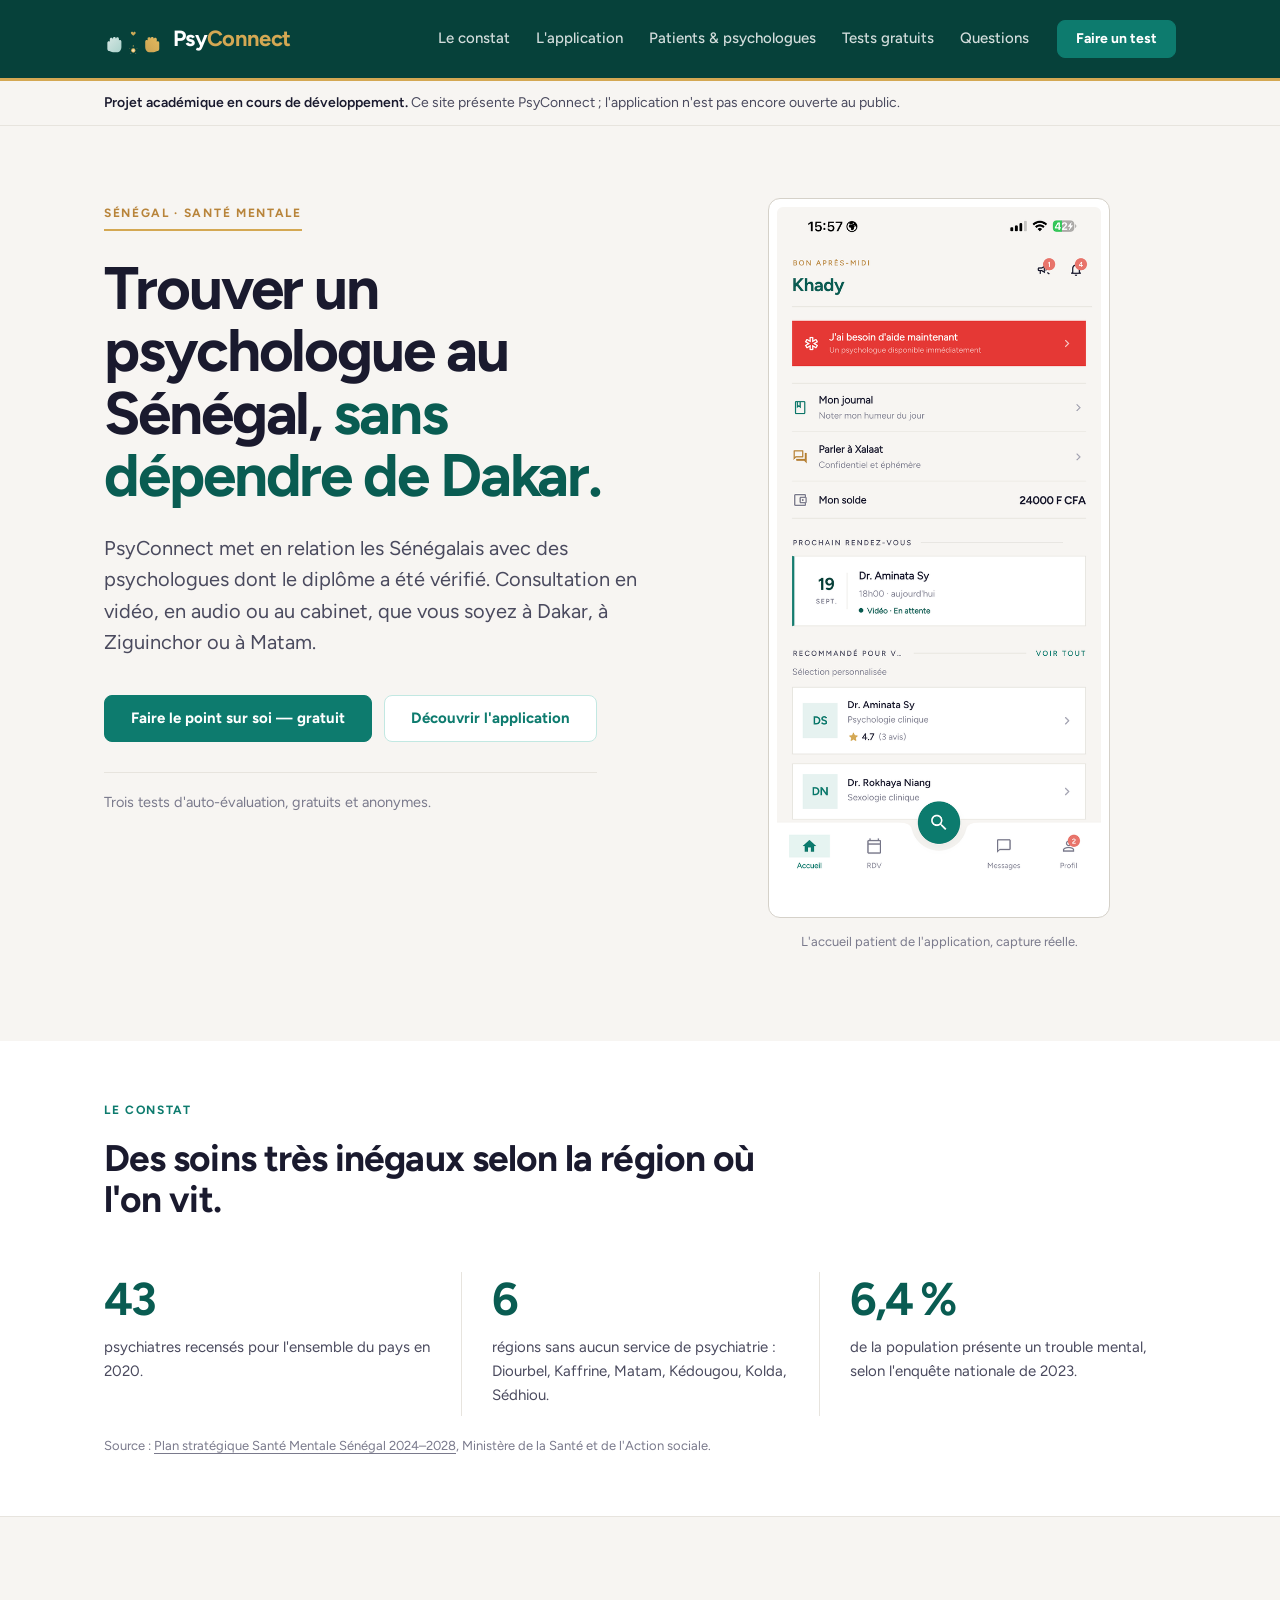
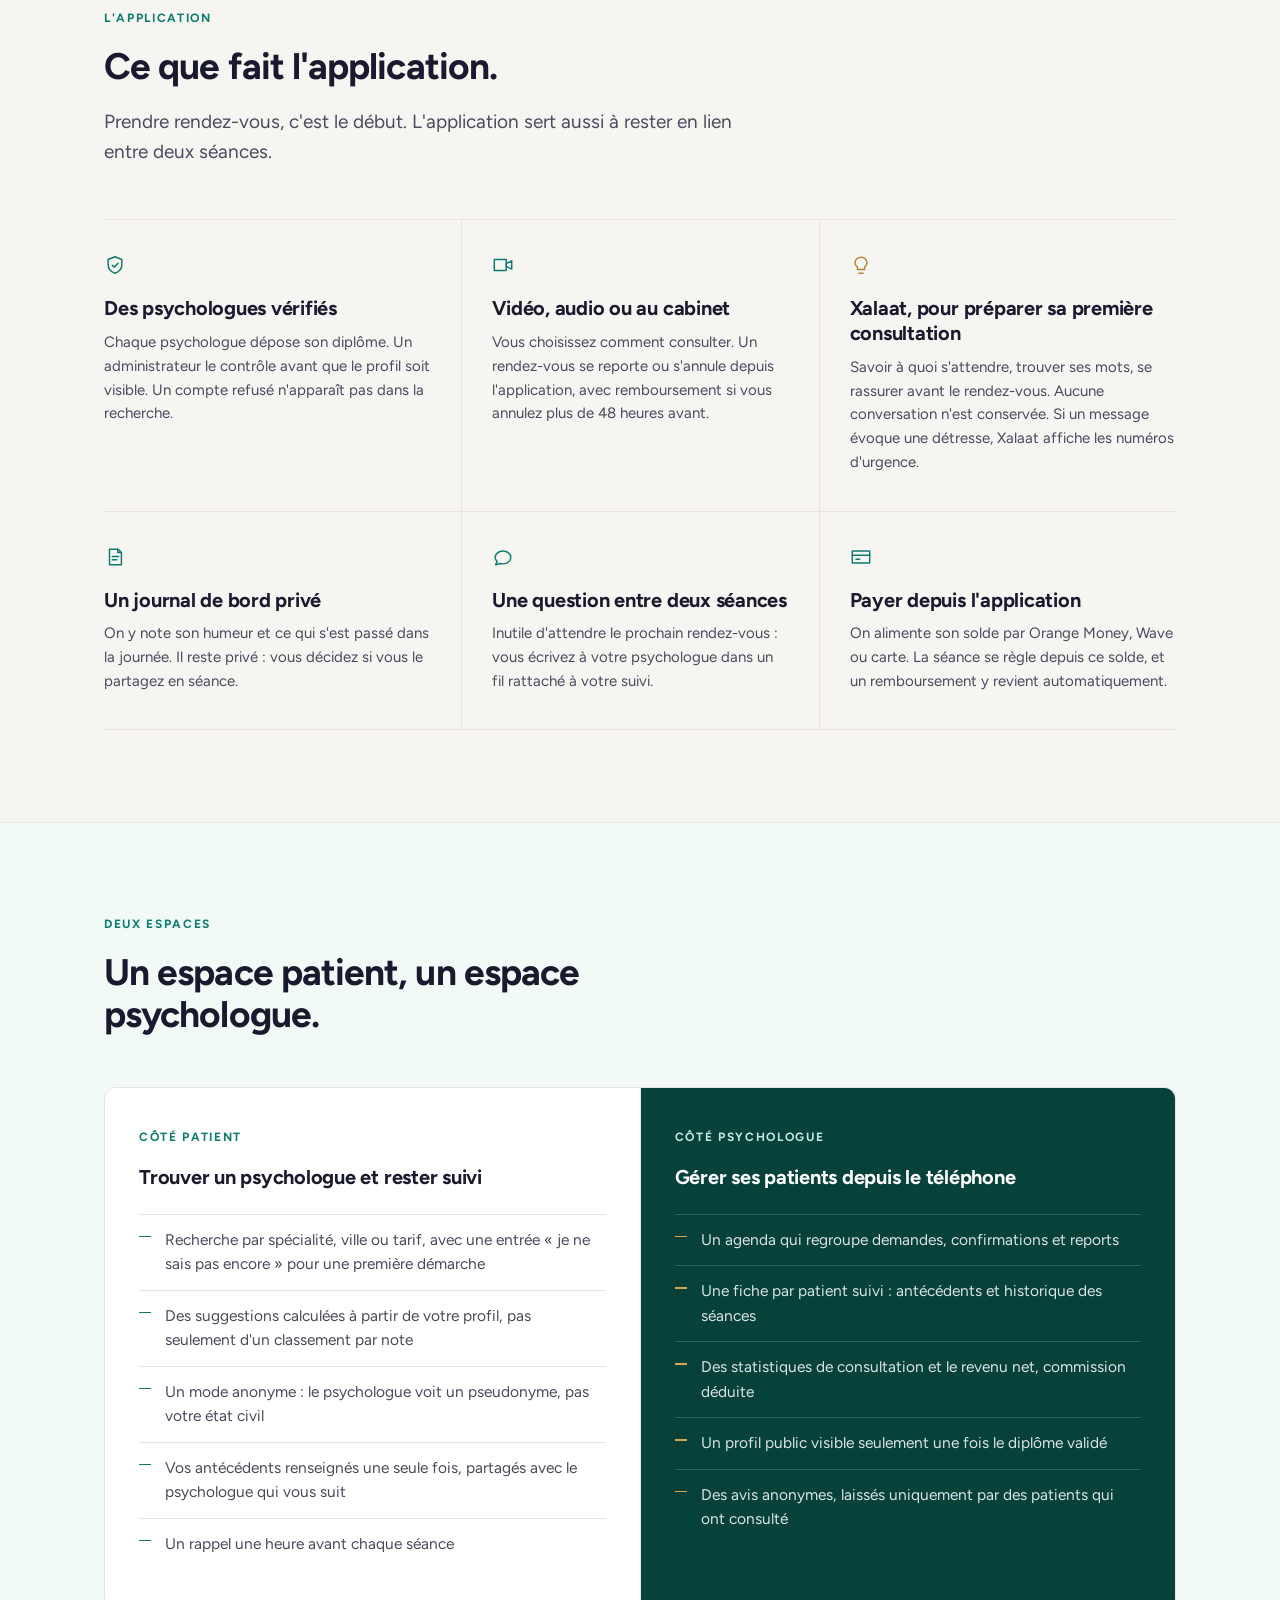
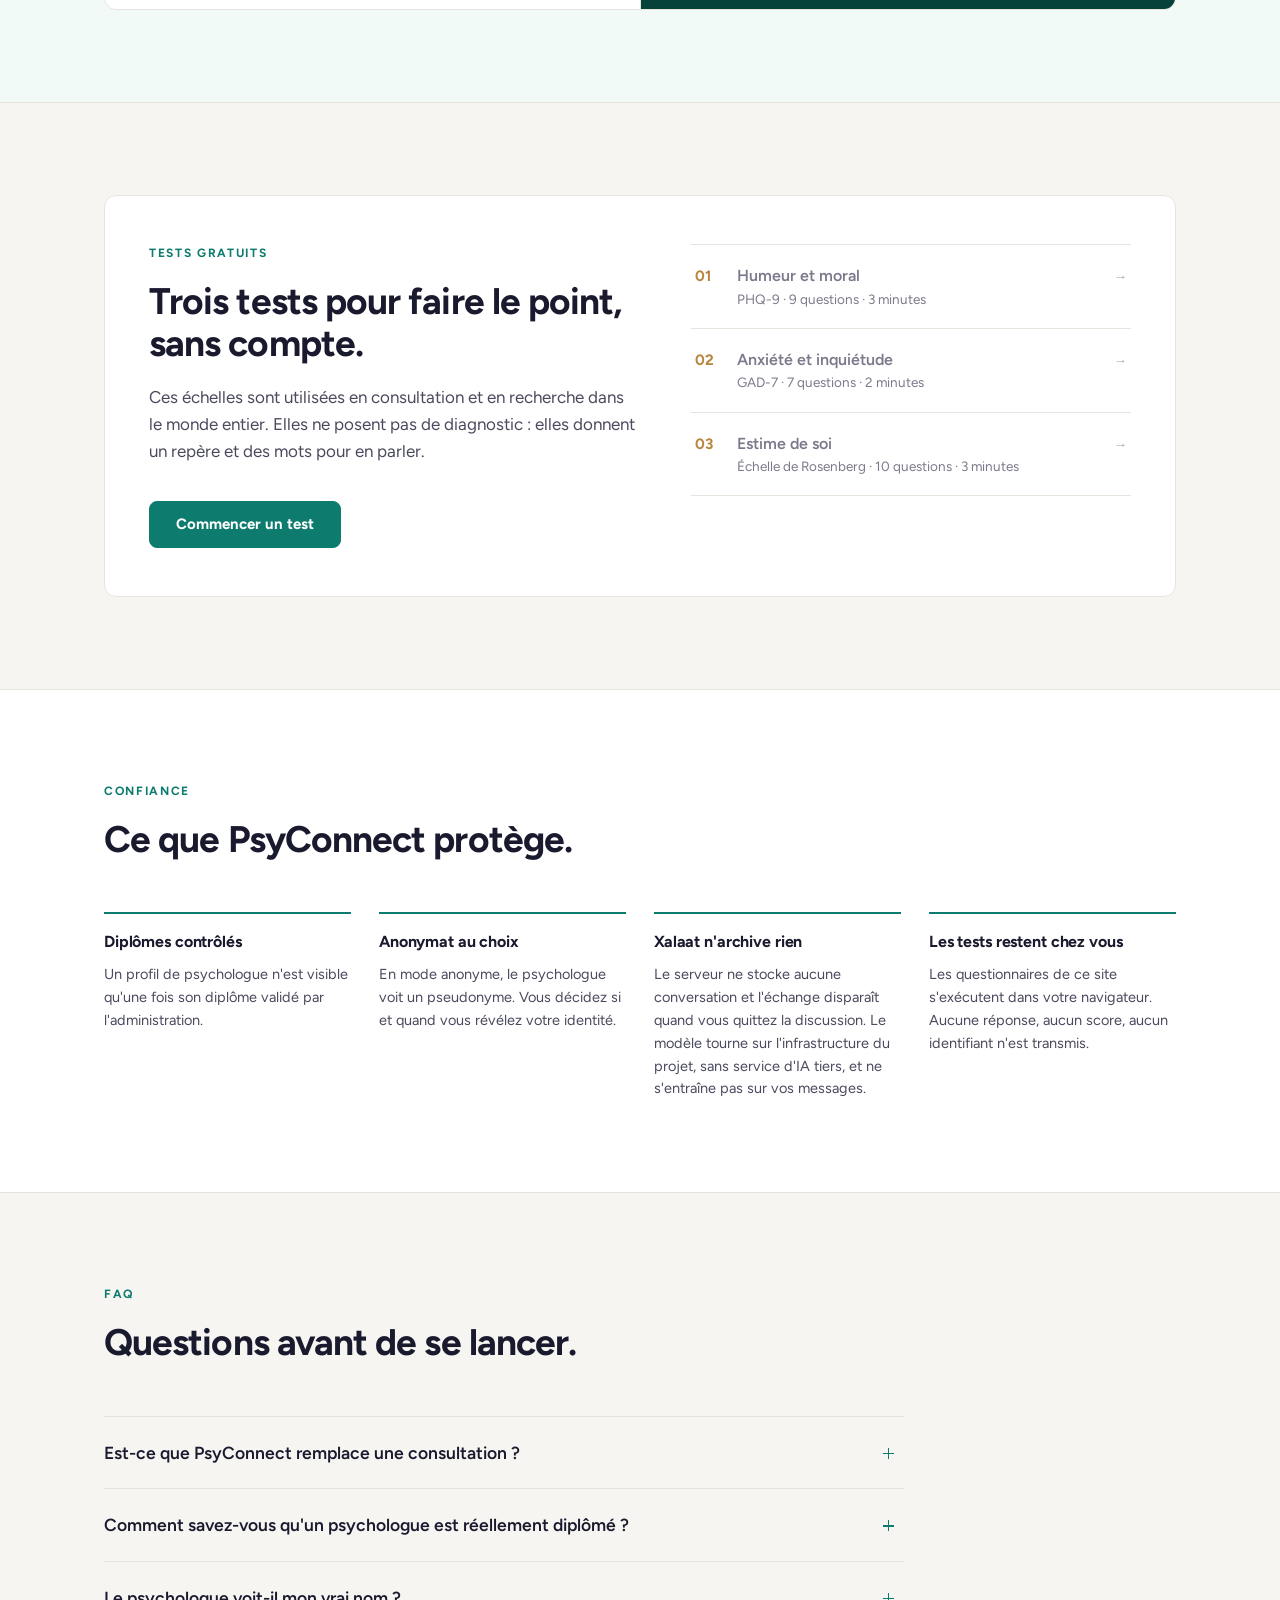
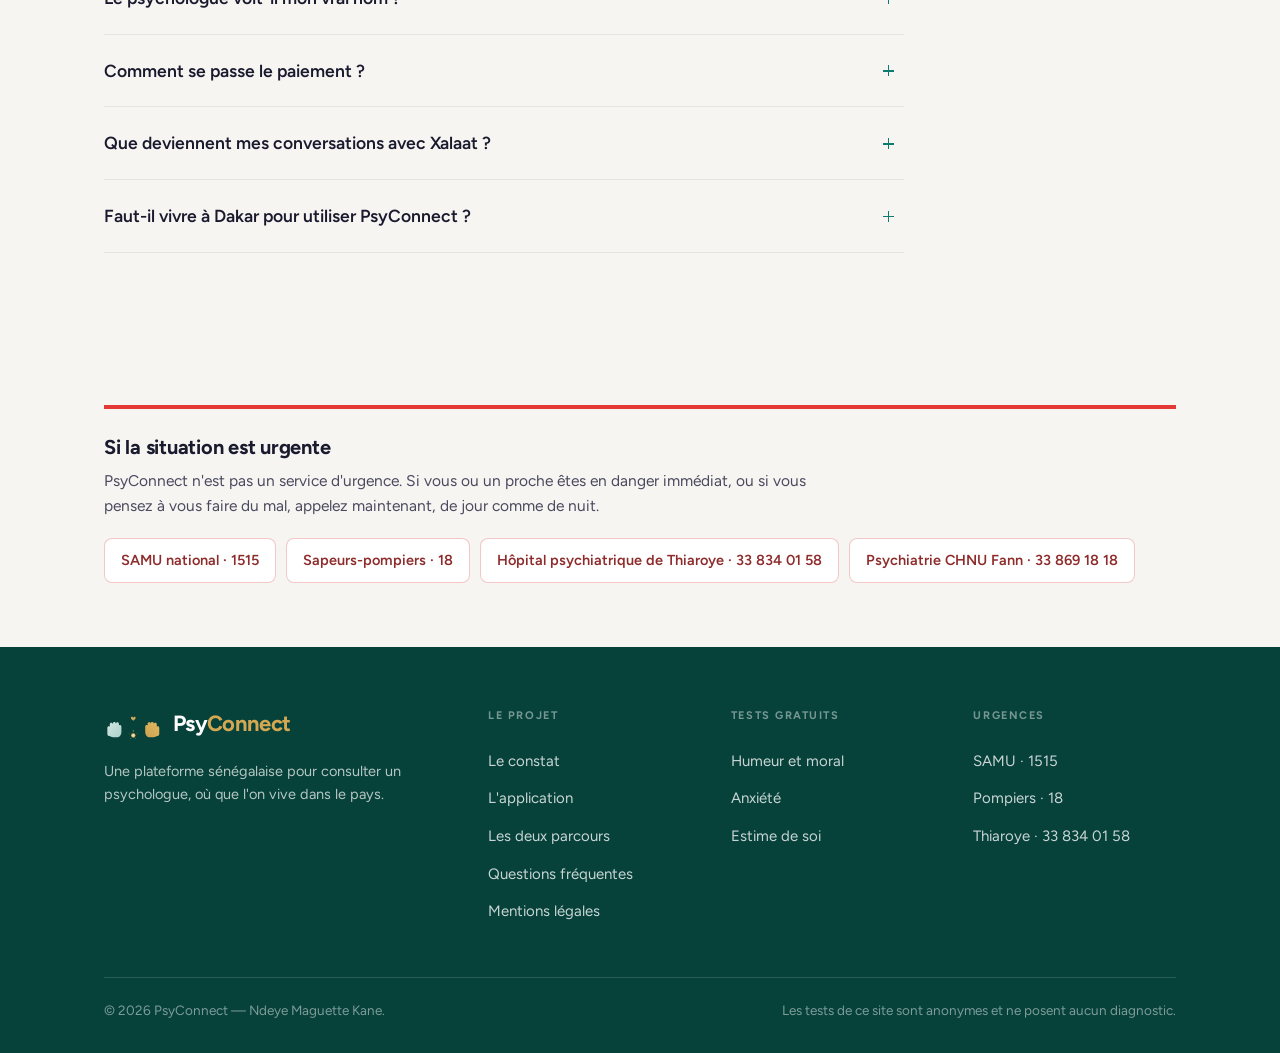
<file: site/website/index.html>
<!doctype html>
<html lang="fr">
<head>
<meta charset="utf-8">
<meta name="viewport" content="width=device-width, initial-scale=1">
<title>PsyConnect : consulter un psychologue au Sénégal</title>
<meta name="description" content="Projet de plateforme pour consulter un psychologue au Sénégal : diplômes vérifiés, rendez-vous en vidéo, en audio ou au cabinet, et tests d'auto-évaluation gratuits.">
<meta name="theme-color" content="#0D7B6E">
<meta property="og:title" content="PsyConnect : consulter un psychologue au Sénégal">
<meta property="og:description" content="Des psychologues au diplôme vérifié, des rendez-vous à distance ou au cabinet, et trois tests d'auto-évaluation gratuits.">
<meta property="og:type" content="website">
<meta property="og:locale" content="fr_SN">
<link rel="icon" href="assets/img/psyconnect-mark.svg" type="image/svg+xml">
<link rel="stylesheet" href="assets/css/site.css">
<link rel="preload" href="assets/fonts/figtree-latin-400-normal.woff2" as="font" type="font/woff2" crossorigin>
<link rel="preload" href="assets/fonts/figtree-latin-700-normal.woff2" as="font" type="font/woff2" crossorigin>
</head>
<body>

<header class="site-header" id="siteHeader">
  <div class="wrap">
    <a class="brand" href="index.html">
      <img src="assets/img/psyconnect-mark-light.svg" alt="">
      <span class="brand-name">Psy<em>Connect</em></span>
    </a>
    <button class="nav-toggle" id="navToggle" aria-expanded="false" aria-controls="siteNav">Menu</button>
    <nav class="site-nav" id="siteNav">
      <a href="#probleme">Le constat</a>
      <a href="#application">L'application</a>
      <a href="#parcours">Patients &amp; psychologues</a>
      <a href="tests.html">Tests gratuits</a>
      <a href="#faq">Questions</a>
    </nav>
    <a class="btn btn--primary btn--sm" href="tests.html">Faire un test</a>
  </div>
</header>

<main>

  <aside class="project-banner">
    <div class="wrap">
      <p><strong>Projet académique en cours de développement.</strong> Ce site présente PsyConnect ; l'application n'est pas encore ouverte au public.</p>
    </div>
  </aside>

  <section class="hero">
    <div class="wrap">
      <div>
        <span class="kicker">Sénégal · Santé mentale</span>
        <h1>Trouver un psychologue au Sénégal, <span class="accent">sans dépendre de Dakar.</span></h1>
        <p class="lede">
          PsyConnect met en relation les Sénégalais avec des psychologues dont le diplôme a été vérifié.
          Consultation en vidéo, en audio ou au cabinet, que vous soyez à Dakar, à Ziguinchor ou à Matam.
        </p>
        <div class="actions">
          <a class="btn btn--primary" href="tests.html">Faire le point sur soi — gratuit</a>
          <a class="btn btn--ghost" href="#application">Découvrir l'application</a>
        </div>
        <p class="hero-note">Trois tests d'auto-évaluation, gratuits et anonymes.</p>
      </div>

      <div>
        <div class="shot-wrap">
          <figure class="shot">
            <img src="assets/img/app-accueil-patient.png" width="600" height="1300" alt="Écran d'accueil de l'application PsyConnect : aide immédiate, journal, Xalaat, solde, prochain rendez-vous et psychologues recommandés.">
          </figure>
          <p class="screen-cap">L'accueil patient de l'application, capture réelle.</p>
        </div>
      </div>
    </div>
  </section>

  <section class="section section--tight section--alt" id="probleme">
    <div class="wrap">
      <div class="section-head">
        <div class="eyebrow">Le constat</div>
        <h2>Des soins très inégaux selon la région où l'on vit.</h2>
      </div>
      <div class="figures">
        <div class="figure">
          <b>43</b>
          <p>psychiatres recensés pour l'ensemble du pays en 2020.</p>
        </div>
        <div class="figure">
          <b>6</b>
          <p>régions sans aucun service de psychiatrie : Diourbel, Kaffrine, Matam, Kédougou, Kolda, Sédhiou.</p>
        </div>
        <div class="figure">
          <b>6,4&nbsp;%</b>
          <p>de la population présente un trouble mental, selon l'enquête nationale de 2023.</p>
        </div>
      </div>
      <p class="figures-source">
        Source : <a href="https://www.sante.gouv.sn/sites/default/files/Plan%20strate%CC%81gique%20Sante%CC%81%20Mentale%20Senegal%202024-2028%20V.pdf" target="_blank" rel="noopener">Plan stratégique Santé Mentale Sénégal 2024–2028</a>, Ministère de la Santé et de l'Action sociale.
      </p>
    </div>
  </section>

  <section class="section" id="application">
    <div class="wrap">
      <div class="section-head">
        <div class="eyebrow">L'application</div>
        <h2>Ce que fait l'application.</h2>
        <p class="lede">Prendre rendez-vous, c'est le début. L'application sert aussi à rester en lien entre deux séances.</p>
      </div>

      <div class="features">
      <article class="feature">
        <svg viewBox="0 0 24 24" fill="none" stroke="currentColor" stroke-width="1.6" stroke-linecap="round" stroke-linejoin="round"><path d="M12 3l7.5 3v5.2c0 4.6-3.1 8.4-7.5 9.8-4.4-1.4-7.5-5.2-7.5-9.8V6z"/><path d="M9 12.2l2.1 2.1L15.4 10"/></svg>
        <h3>Des psychologues vérifiés</h3>
        <p>Chaque psychologue dépose son diplôme. Un administrateur le contrôle avant que le profil soit visible. Un compte refusé n'apparaît pas dans la recherche.</p>
      </article>

      <article class="feature">
        <svg viewBox="0 0 24 24" fill="none" stroke="currentColor" stroke-width="1.6" stroke-linecap="round" stroke-linejoin="round"><rect x="2.5" y="6" width="13" height="12"/><path d="M15.5 10.5l6-3v9l-6-3z"/></svg>
        <h3>Vidéo, audio ou au cabinet</h3>
        <p>Vous choisissez comment consulter. Un rendez-vous se reporte ou s'annule depuis l'application, avec remboursement si vous annulez plus de 48 heures avant.</p>
      </article>

      <article class="feature is-gold">
        <svg viewBox="0 0 24 24" fill="none" stroke="currentColor" stroke-width="1.6" stroke-linecap="round" stroke-linejoin="round"><path d="M12 3.5c3.6 0 6.5 2.7 6.5 6 0 2-1 3.6-2.6 4.8V17H8.1v-2.7C6.5 13.1 5.5 11.5 5.5 9.5c0-3.3 2.9-6 6.5-6z"/><path d="M9.8 21h4.4"/></svg>
        <h3>Xalaat, pour préparer sa première consultation</h3>
        <p>Savoir à quoi s'attendre, trouver ses mots, se rassurer avant le rendez-vous. Aucune conversation n'est conservée. Si un message évoque une détresse, Xalaat affiche les numéros d'urgence.</p>
      </article>

      <article class="feature">
        <svg viewBox="0 0 24 24" fill="none" stroke="currentColor" stroke-width="1.6" stroke-linecap="round" stroke-linejoin="round"><path d="M6 3.5h9.5L19 7v13.5H6z"/><path d="M15 3.5V7h3.5"/><path d="M9 11.5h7M9 15h5"/></svg>
        <h3>Un journal de bord privé</h3>
        <p>On y note son humeur et ce qui s'est passé dans la journée. Il reste privé : vous décidez si vous le partagez en séance.</p>
      </article>

      <article class="feature">
        <svg viewBox="0 0 24 24" fill="none" stroke="currentColor" stroke-width="1.6" stroke-linecap="round" stroke-linejoin="round"><path d="M20.5 12.5c0 3.9-3.8 7-8.5 7-1 0-2-.15-2.9-.42L4 20.5l1.6-3.7A6.6 6.6 0 013.5 12.5c0-3.9 3.8-7 8.5-7s8.5 3.1 8.5 7z"/></svg>
        <h3>Une question entre deux séances</h3>
        <p>Inutile d'attendre le prochain rendez-vous : vous écrivez à votre psychologue dans un fil rattaché à votre suivi.</p>
      </article>

      <article class="feature">
        <svg viewBox="0 0 24 24" fill="none" stroke="currentColor" stroke-width="1.6" stroke-linecap="round" stroke-linejoin="round"><rect x="2.5" y="5.5" width="19" height="13"/><path d="M2.5 10h19"/><path d="M6.5 14.5h4"/></svg>
        <h3>Payer depuis l'application</h3>
        <p>On alimente son solde par Orange Money, Wave ou carte. La séance se règle depuis ce solde, et un remboursement y revient automatiquement.</p>
      </article>
      </div>
    </div>
  </section>

  <section class="section section--soft" id="parcours">
    <div class="wrap">
      <div class="section-head">
        <div class="eyebrow">Deux espaces</div>
        <h2>Un espace patient, un espace psychologue.</h2>
      </div>
      <div class="paths">
        <div class="path">
          <div class="eyebrow">Côté patient</div>
          <h3>Trouver un psychologue et rester suivi</h3>
          <ul>
            <li>Recherche par spécialité, ville ou tarif, avec une entrée « je ne sais pas encore » pour une première démarche</li>
            <li>Des suggestions calculées à partir de votre profil, pas seulement d'un classement par note</li>
            <li>Un mode anonyme : le psychologue voit un pseudonyme, pas votre état civil</li>
            <li>Vos antécédents renseignés une seule fois, partagés avec le psychologue qui vous suit</li>
            <li>Un rappel une heure avant chaque séance</li>
          </ul>
        </div>
        <div class="path path--psy">
          <div class="eyebrow">Côté psychologue</div>
          <h3>Gérer ses patients depuis le téléphone</h3>
          <ul>
            <li>Un agenda qui regroupe demandes, confirmations et reports</li>
            <li>Une fiche par patient suivi : antécédents et historique des séances</li>
            <li>Des statistiques de consultation et le revenu net, commission déduite</li>
            <li>Un profil public visible seulement une fois le diplôme validé</li>
            <li>Des avis anonymes, laissés uniquement par des patients qui ont consulté</li>
          </ul>
        </div>
      </div>
    </div>
  </section>

  <section class="section" id="tests">
    <div class="wrap">
      <div class="split">
        <div>
          <div class="eyebrow">Tests gratuits</div>
          <h2>Trois tests pour faire le point, sans compte.</h2>
          <p>
            Ces échelles sont utilisées en consultation et en recherche dans le monde entier. Elles ne
            posent pas de diagnostic : elles donnent un repère et des mots pour en parler.
          </p>
          <div class="actions">
            <a class="btn btn--primary" href="tests.html">Commencer un test</a>
          </div>
        </div>
        <div class="list-links">
          <a href="tests.html#phq9">
            <span class="n">01</span>
            <span><b>Humeur et moral</b><span>PHQ-9 · 9 questions · 3 minutes</span></span>
            <span class="arrow">→</span>
          </a>
          <a href="tests.html#gad7">
            <span class="n">02</span>
            <span><b>Anxiété et inquiétude</b><span>GAD-7 · 7 questions · 2 minutes</span></span>
            <span class="arrow">→</span>
          </a>
          <a href="tests.html#rses">
            <span class="n">03</span>
            <span><b>Estime de soi</b><span>Échelle de Rosenberg · 10 questions · 3 minutes</span></span>
            <span class="arrow">→</span>
          </a>
        </div>
      </div>
    </div>
  </section>

  <section class="section section--alt">
    <div class="wrap">
      <div class="section-head">
        <div class="eyebrow">Confiance</div>
        <h2>Ce que PsyConnect protège.</h2>
      </div>
      <div class="trust">
        <div>
          <h4>Diplômes contrôlés</h4>
          <p>Un profil de psychologue n'est visible qu'une fois son diplôme validé par l'administration.</p>
        </div>
        <div>
          <h4>Anonymat au choix</h4>
          <p>En mode anonyme, le psychologue voit un pseudonyme. Vous décidez si et quand vous révélez votre identité.</p>
        </div>
        <div>
          <h4>Xalaat n'archive rien</h4>
          <p>Le serveur ne stocke aucune conversation et l'échange disparaît quand vous quittez la discussion. Le modèle tourne sur l'infrastructure du projet, sans service d'IA tiers, et ne s'entraîne pas sur vos messages.</p>
        </div>
        <div>
          <h4>Les tests restent chez vous</h4>
          <p>Les questionnaires de ce site s'exécutent dans votre navigateur. Aucune réponse, aucun score, aucun identifiant n'est transmis.</p>
        </div>
      </div>
    </div>
  </section>

  <section class="section" id="faq">
    <div class="wrap">
      <div class="section-head">
        <div class="eyebrow">FAQ</div>
        <h2>Questions avant de se lancer.</h2>
      </div>
      <div class="faq">
        <details>
          <summary>Est-ce que PsyConnect remplace une consultation ?</summary>
          <div class="answer">Non. PsyConnect vous met en relation avec un psychologue diplômé, et la consultation reste une consultation. Les tests du site et Xalaat servent de point de départ, pas de remplacement.</div>
        </details>
        <details>
          <summary>Comment savez-vous qu'un psychologue est réellement diplômé ?</summary>
          <div class="answer">À l'inscription, le psychologue dépose un justificatif de diplôme. Un administrateur l'examine : il valide, refuse ou demande un complément. Sans validation, le profil n'apparaît dans aucune recherche.</div>
        </details>
        <details>
          <summary>Le psychologue voit-il mon vrai nom ?</summary>
          <div class="answer">Seulement si vous le décidez. Le mode anonyme, à activer dans les paramètres, affiche un pseudonyme à la place de votre identité.</div>
        </details>
        <details>
          <summary>Comment se passe le paiement ?</summary>
          <div class="answer">Vous alimentez votre solde par Orange Money, Wave ou carte bancaire, puis vous payez vos séances depuis ce solde. Si vous annulez plus de 48 heures avant le rendez-vous, le montant revient automatiquement sur votre solde.</div>
        </details>
        <details>
          <summary>Que deviennent mes conversations avec Xalaat ?</summary>
          <div class="answer">Elles ne sont pas enregistrées. Xalaat n'a pas accès à votre dossier et ne pose aucun diagnostic. Si un message évoque une détresse, il affiche les numéros d'urgence.</div>
        </details>
        <details>
          <summary>Faut-il vivre à Dakar pour utiliser PsyConnect ?</summary>
          <div class="answer">Non. Une consultation en vidéo ou en audio demande seulement une connexion. Six régions n'ont aucun service de psychiatrie, et c'est la raison d'être du projet.</div>
        </details>
      </div>
    </div>
  </section>

  <section class="section section--tight">
    <div class="wrap">
      <div class="emergency-band">
        <h3>Si la situation est urgente</h3>
        <p>
          PsyConnect n'est pas un service d'urgence. Si vous ou un proche êtes en danger immédiat,
          ou si vous pensez à vous faire du mal, appelez maintenant, de jour comme de nuit.
        </p>
        <div class="emergency-nums">
          <a href="tel:1515">SAMU national · 1515</a>
          <a href="tel:18">Sapeurs-pompiers · 18</a>
          <a href="tel:+221338340158">Hôpital psychiatrique de Thiaroye · 33 834 01 58</a>
          <a href="tel:+221338691818">Psychiatrie CHNU Fann · 33 869 18 18</a>
        </div>
      </div>
    </div>
  </section>

</main>

<footer class="site-footer">
  <div class="wrap">
    <div class="footer-grid">
      <div>
        <a class="brand" href="index.html">
          <img src="assets/img/psyconnect-mark-light.svg" alt="">
          <span class="brand-name">Psy<em>Connect</em></span>
        </a>
        <p class="tagline">Une plateforme sénégalaise pour consulter un psychologue, où que l'on vive dans le pays.</p>
      </div>
      <div>
        <h5>Le projet</h5>
        <ul>
          <li><a href="#probleme">Le constat</a></li>
          <li><a href="#application">L'application</a></li>
          <li><a href="#parcours">Les deux parcours</a></li>
          <li><a href="#faq">Questions fréquentes</a></li>
          <li><a href="mentions.html">Mentions légales</a></li>
        </ul>
      </div>
      <div>
        <h5>Tests gratuits</h5>
        <ul>
          <li><a href="tests.html#phq9">Humeur et moral</a></li>
          <li><a href="tests.html#gad7">Anxiété</a></li>
          <li><a href="tests.html#rses">Estime de soi</a></li>
        </ul>
      </div>
      <div>
        <h5>Urgences</h5>
        <ul>
          <li><a href="tel:1515">SAMU · 1515</a></li>
          <li><a href="tel:18">Pompiers · 18</a></li>
          <li><a href="tel:+221338340158">Thiaroye · 33 834 01 58</a></li>
        </ul>
      </div>
    </div>
    <div class="footer-bottom">
      <span>© <span id="year">2026</span> PsyConnect — Ndeye Maguette Kane.</span>
      <span>Les tests de ce site sont anonymes et ne posent aucun diagnostic.</span>
    </div>
  </div>
</footer>

<script src="assets/js/site.js"></script>
</body>
</html>
</file>
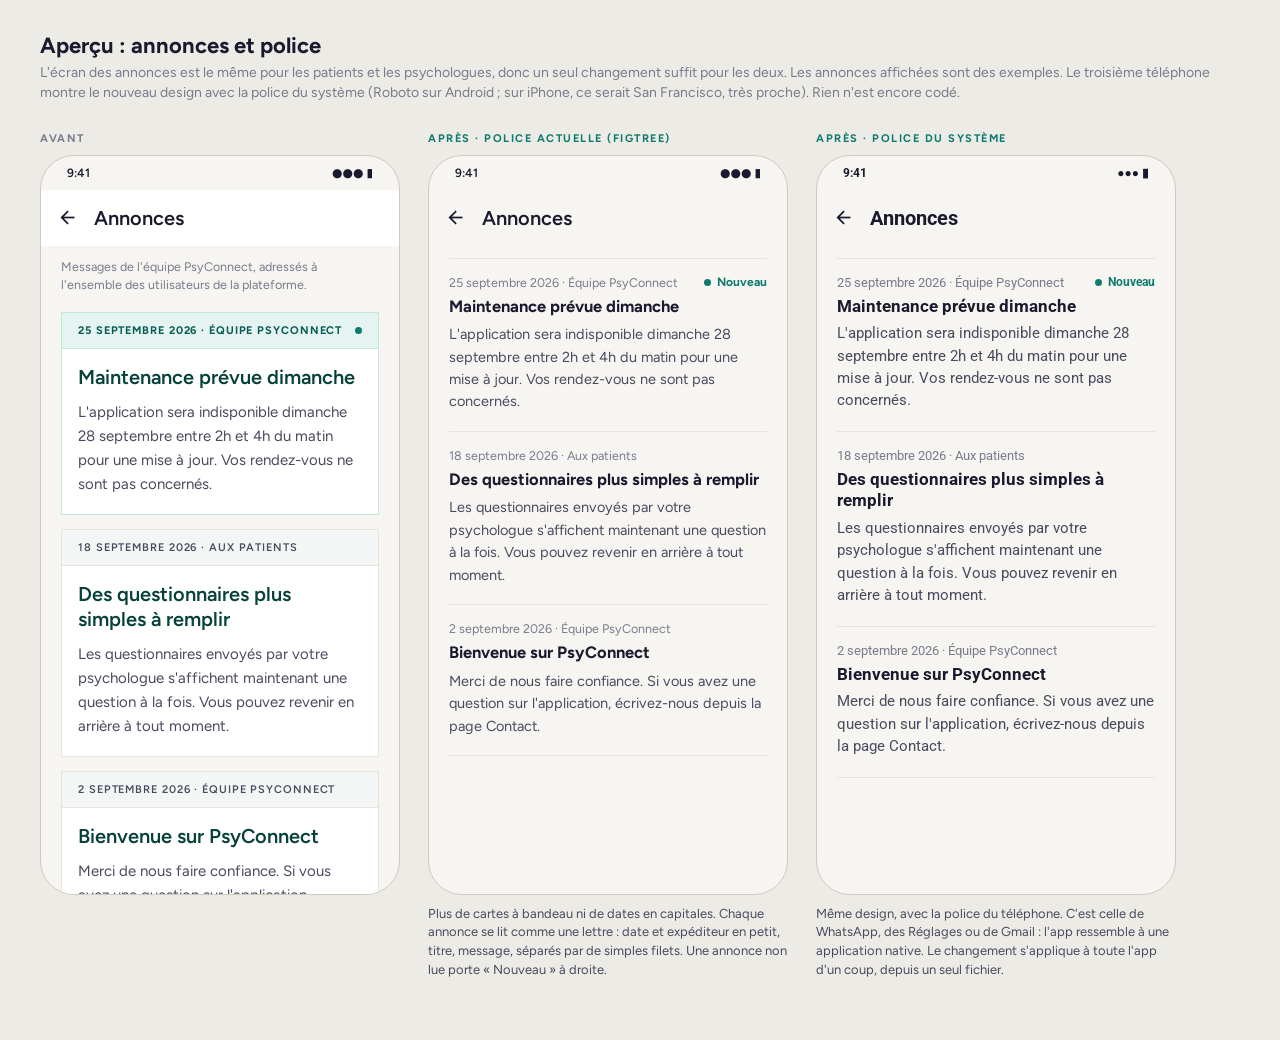
<file: docs/apercu-annonces-police.html>
<!doctype html><html lang="fr"><head><meta charset="utf-8"><meta name="viewport" content="width=device-width, initial-scale=1"><title>Aperçu annonces et police</title><style>@font-face{font-family:'MI';src:url([data-uri]) format('woff2')}
@font-face{font-family:Figtree;font-weight:400;src:url([data-uri]) format('woff2')}
@font-face{font-family:Figtree;font-weight:500;src:url([data-uri]) format('woff2')}
@font-face{font-family:Figtree;font-weight:600;src:url([data-uri]) format('woff2')}
@font-face{font-family:Figtree;font-weight:700;src:url([data-uri]) format('woff2')}
@font-face{font-family:RobotoX;font-weight:400;src:url([data-uri]) format('woff2')}
@font-face{font-family:RobotoX;font-weight:500;src:url([data-uri]) format('woff2')}
@font-face{font-family:RobotoX;font-weight:700;src:url([data-uri]) format('woff2')}
:root{--teal:#0D7B6E;--tealDark:#095C52;--tealDeep:#06413A;--tealLight:#E6F4F1;--tealMid:#C2E8E2;--bg:#F7F5F2;--outer:#EDEBE6;--border:#E7E4DE;--borderStrong:#D5D1C9;--text:#1A1A2E;--text2:#4A4A5E;--muted:#7A7A8C;--faint:#A6A6B4;--surfaceAlt:#F4F6F5}
*{box-sizing:border-box;margin:0;padding:0}
body{font-family:Figtree,system-ui,sans-serif;background:var(--outer);color:var(--text);padding:32px 16px 60px}
.ms{font-family:'MI';font-weight:normal;font-size:21px;line-height:1;display:inline-block;font-style:normal;font-feature-settings:'liga'}
h1{font-size:22px;font-weight:700;max-width:1200px;margin:0 auto 4px}
.lead{color:var(--muted);font-size:14px;max-width:1200px;margin:0 auto 28px;line-height:1.45}
section{max-width:1200px;margin:0 auto}
.row{display:flex;gap:28px;flex-wrap:wrap;align-items:flex-start}
.col{display:flex;flex-direction:column;gap:10px}
.tag{font-size:11px;font-weight:700;letter-spacing:1.5px;text-transform:uppercase;color:var(--muted);font-family:Figtree}
.tag.new{color:var(--teal)}
.note{font-size:13px;color:var(--text2);max-width:360px;line-height:1.45;font-family:Figtree}
.phone{width:360px;max-width:calc(100vw - 32px);height:740px;background:var(--bg);border:1px solid #cfcac1;border-radius:34px;overflow:hidden;display:flex;flex-direction:column}
.roboto,.roboto *{font-family:RobotoX,sans-serif}
.roboto .ms{font-family:'MI'}
.status{height:34px;flex:none;display:flex;justify-content:space-between;align-items:center;padding:0 26px;font-size:12px;font-weight:600}
.appbar{height:56px;flex:none;display:flex;align-items:center;gap:8px;padding:0 12px 0 8px;background:#fff}
.appbar.paper{background:var(--bg)}
.appbar .back{padding:0 8px}.appbar h4{font-size:20px;font-weight:600}
.scroll{flex:1;overflow:hidden;padding:12px 20px 0}
/* avant */
.olead{font-size:12.5px;color:var(--muted);line-height:1.45;margin-bottom:18px}
.oc{background:#fff;border:1px solid var(--border);margin-bottom:14px}
.oc.un{border-color:var(--tealMid)}
.oc .hd{padding:11px 16px;background:var(--surfaceAlt);font-size:11px;letter-spacing:.9px;font-weight:600;color:var(--text2);display:flex;justify-content:space-between;align-items:center;border-bottom:1px solid var(--border)}
.oc.un .hd{background:var(--tealLight);color:var(--tealDark);font-weight:700;border-color:var(--tealMid)}
.oc .hd i{width:7px;height:7px;border-radius:50%;background:var(--teal);display:block}
.oc .bd{padding:16px 16px 18px}
.oc .bd b{font-size:20px;font-weight:600;color:var(--tealDeep);display:block;line-height:1.25}
.oc .bd p{font-size:15px;color:var(--text2);line-height:1.6;margin-top:10px}
/* après */
.ni{padding:16px 0 18px;border-top:1px solid var(--border)}
.ni:last-child{border-bottom:1px solid var(--border)}
.ni .d{display:flex;justify-content:space-between;align-items:center;font-size:12.5px;color:var(--muted)}
.ni .d em{font-style:normal;font-size:12px;font-weight:700;color:var(--teal);display:flex;align-items:center;gap:6px}
.ni .d em i{width:7px;height:7px;border-radius:50%;background:var(--teal);display:block}
.ni b{display:block;font-size:16.5px;font-weight:700;line-height:1.3;margin-top:6px}
.ni p{font-size:14.5px;color:var(--text2);line-height:1.55;margin-top:6px}
</style></head><body>
<h1>Aperçu : annonces et police</h1>
<p class="lead">L'écran des annonces est le même pour les patients et les psychologues, donc un seul changement suffit pour les deux. Les annonces affichées sont des exemples. Le troisième téléphone montre le nouveau design avec la police du système (Roboto sur Android ; sur iPhone, ce serait San Francisco, très proche). Rien n'est encore codé.</p>
<section><div class="row">
<div class="col"><span class="tag">Avant</span><div class="phone "><div class="status"><span>9:41</span><span>●●● ▮</span></div><div class="appbar"><span class="ms back">arrow_back</span><h4>Annonces</h4></div><div class="scroll"><div class="olead">Messages de l'équipe PsyConnect, adressés à l'ensemble des utilisateurs de la plateforme.</div><div class="oc un"><div class="hd"><span>25 SEPTEMBRE 2026 · ÉQUIPE PSYCONNECT</span><i></i></div><div class="bd"><b>Maintenance prévue dimanche</b><p>L'application sera indisponible dimanche 28 septembre entre 2h et 4h du matin pour une mise à jour. Vos rendez-vous ne sont pas concernés.</p></div></div><div class="oc"><div class="hd"><span>18 SEPTEMBRE 2026 · AUX PATIENTS</span></div><div class="bd"><b>Des questionnaires plus simples à remplir</b><p>Les questionnaires envoyés par votre psychologue s'affichent maintenant une question à la fois. Vous pouvez revenir en arrière à tout moment.</p></div></div><div class="oc"><div class="hd"><span>2 SEPTEMBRE 2026 · ÉQUIPE PSYCONNECT</span></div><div class="bd"><b>Bienvenue sur PsyConnect</b><p>Merci de nous faire confiance. Si vous avez une question sur l'application, écrivez-nous depuis la page Contact.</p></div></div></div></div></div>
<div class="col"><span class="tag new">Après · police actuelle (Figtree)</span><div class="phone "><div class="status"><span>9:41</span><span>●●● ▮</span></div><div class="appbar paper"><span class="ms back">arrow_back</span><h4>Annonces</h4></div><div class="scroll"><div class="ni"><div class="d"><span>25 septembre 2026 · Équipe PsyConnect</span><em><i></i>Nouveau</em></div><b>Maintenance prévue dimanche</b><p>L'application sera indisponible dimanche 28 septembre entre 2h et 4h du matin pour une mise à jour. Vos rendez-vous ne sont pas concernés.</p></div><div class="ni"><div class="d"><span>18 septembre 2026 · Aux patients</span></div><b>Des questionnaires plus simples à remplir</b><p>Les questionnaires envoyés par votre psychologue s'affichent maintenant une question à la fois. Vous pouvez revenir en arrière à tout moment.</p></div><div class="ni"><div class="d"><span>2 septembre 2026 · Équipe PsyConnect</span></div><b>Bienvenue sur PsyConnect</b><p>Merci de nous faire confiance. Si vous avez une question sur l'application, écrivez-nous depuis la page Contact.</p></div></div></div><p class="note">Plus de cartes à bandeau ni de dates en capitales. Chaque annonce se lit comme une lettre : date et expéditeur en petit, titre, message, séparés par de simples filets. Une annonce non lue porte « Nouveau » à droite.</p></div>
<div class="col"><span class="tag new">Après · police du système</span><div class="phone roboto"><div class="status"><span>9:41</span><span>●●● ▮</span></div><div class="appbar paper"><span class="ms back">arrow_back</span><h4>Annonces</h4></div><div class="scroll"><div class="ni"><div class="d"><span>25 septembre 2026 · Équipe PsyConnect</span><em><i></i>Nouveau</em></div><b>Maintenance prévue dimanche</b><p>L'application sera indisponible dimanche 28 septembre entre 2h et 4h du matin pour une mise à jour. Vos rendez-vous ne sont pas concernés.</p></div><div class="ni"><div class="d"><span>18 septembre 2026 · Aux patients</span></div><b>Des questionnaires plus simples à remplir</b><p>Les questionnaires envoyés par votre psychologue s'affichent maintenant une question à la fois. Vous pouvez revenir en arrière à tout moment.</p></div><div class="ni"><div class="d"><span>2 septembre 2026 · Équipe PsyConnect</span></div><b>Bienvenue sur PsyConnect</b><p>Merci de nous faire confiance. Si vous avez une question sur l'application, écrivez-nous depuis la page Contact.</p></div></div></div><p class="note">Même design, avec la police du téléphone. C'est celle de WhatsApp, des Réglages ou de Gmail : l'app ressemble à une application native. Le changement s'applique à toute l'app d'un coup, depuis un seul fichier.</p></div>
</div></section></body></html>
</file>
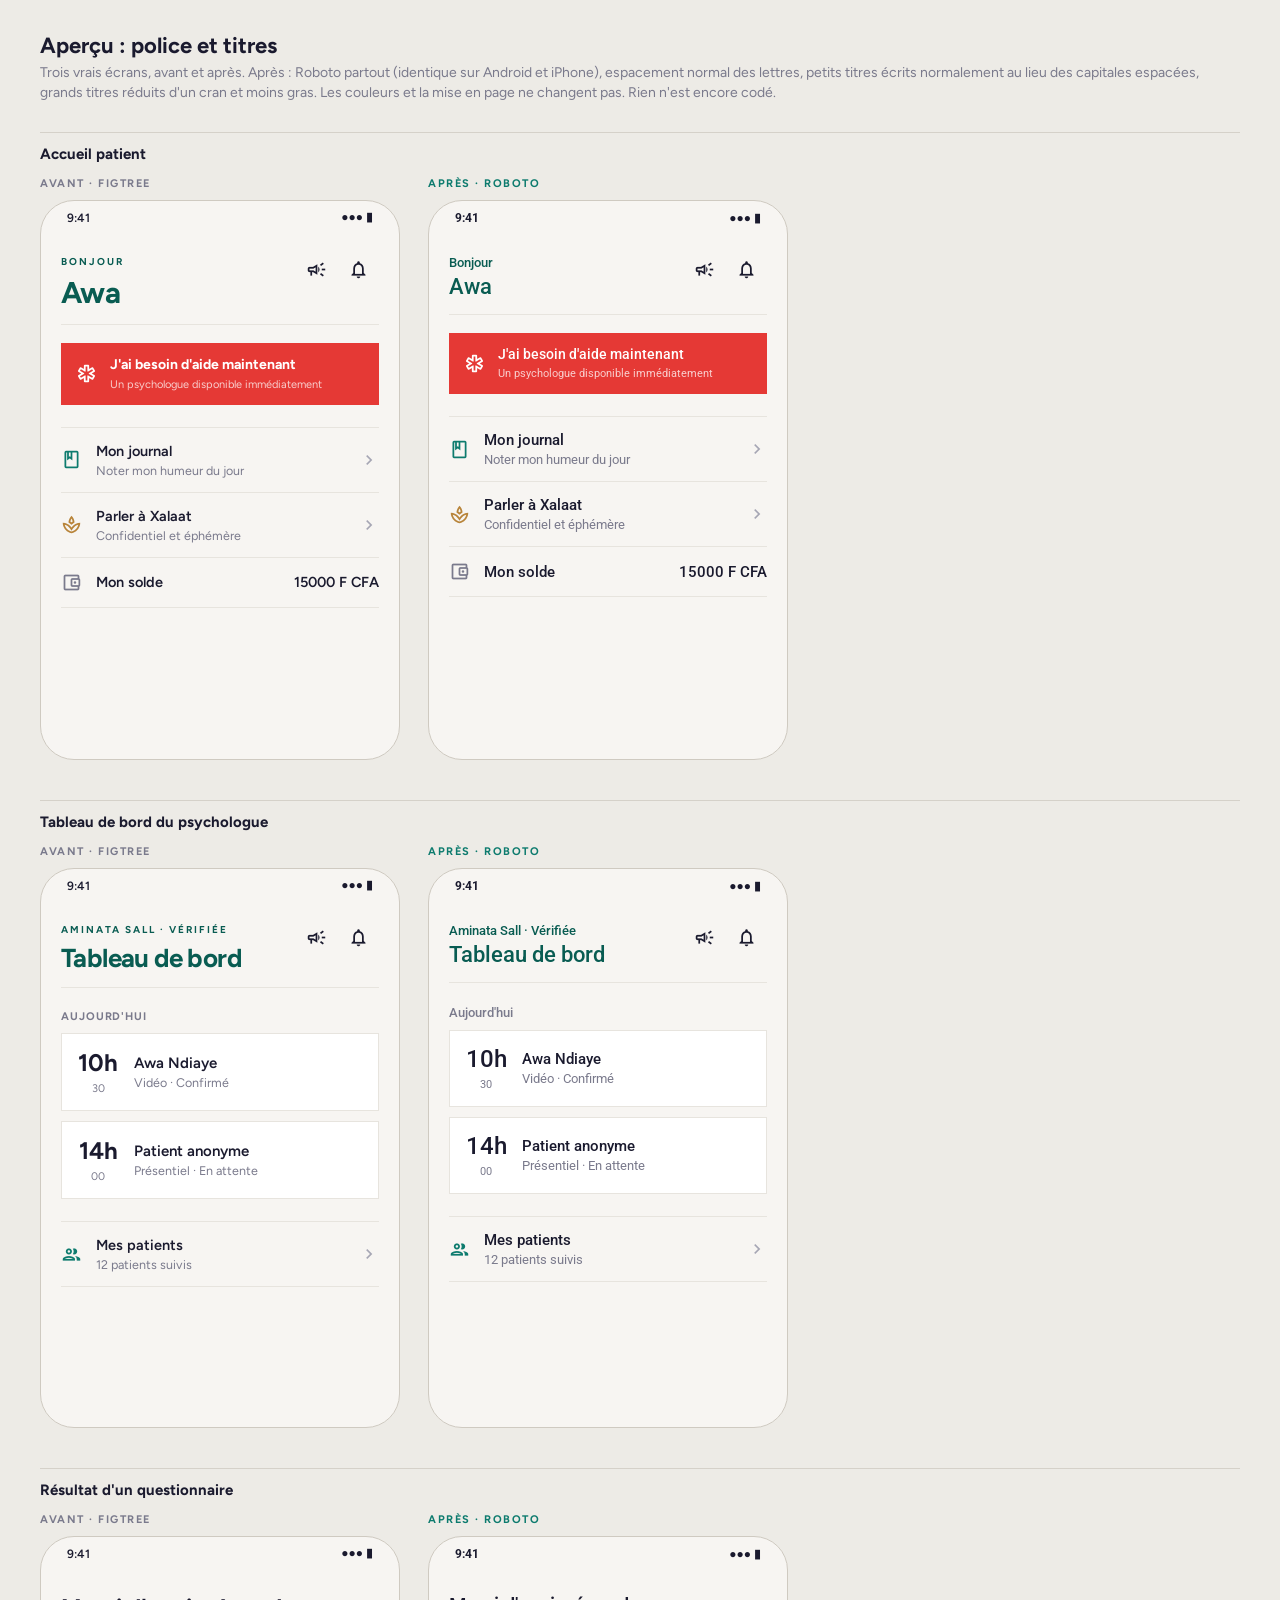
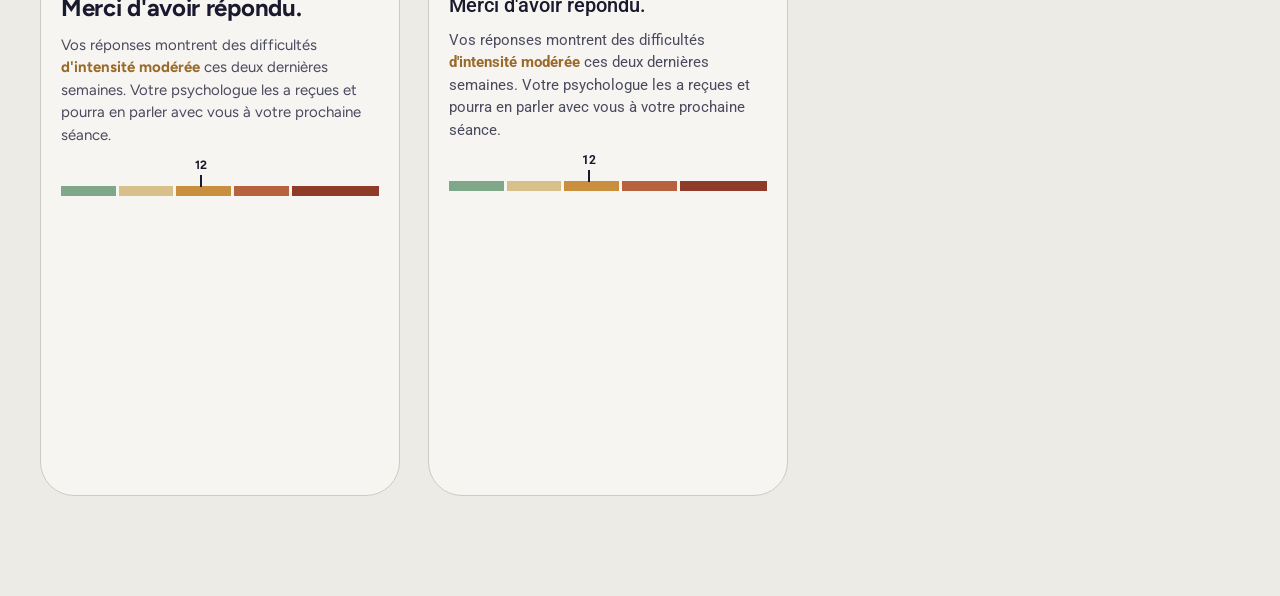
<file: docs/apercu-police-roboto.html>
<!doctype html><html lang="fr"><head><meta charset="utf-8"><meta name="viewport" content="width=device-width, initial-scale=1"><title>Aperçu police</title><style>@font-face{font-family:'MI';src:url([data-uri]) format('woff2')}
@font-face{font-family:Figtree;font-weight:400;src:url([data-uri]) format('woff2')}
@font-face{font-family:Figtree;font-weight:500;src:url([data-uri]) format('woff2')}
@font-face{font-family:Figtree;font-weight:600;src:url([data-uri]) format('woff2')}
@font-face{font-family:Figtree;font-weight:700;src:url([data-uri]) format('woff2')}
@font-face{font-family:RobotoX;font-weight:400;src:url([data-uri]) format('woff2')}
@font-face{font-family:RobotoX;font-weight:500;src:url([data-uri]) format('woff2')}
@font-face{font-family:RobotoX;font-weight:700;src:url([data-uri]) format('woff2')}
:root{--teal:#0D7B6E;--tealDark:#095C52;--tealSoft:#F2FAF8;--goldDark:#B8843A;--bg:#F7F5F2;--outer:#EDEBE6;--border:#E7E4DE;--borderStrong:#D5D1C9;--text:#1A1A2E;--text2:#4A4A5E;--muted:#7A7A8C;--faint:#A6A6B4;--emergency:#E53935;--b1:#7FA88B;--b2:#D8C08A;--b3:#C98F3E;--b4:#B8613F;--b5:#8E3B2A}
*{box-sizing:border-box;margin:0;padding:0}
body{font-family:Figtree,system-ui,sans-serif;background:var(--outer);color:var(--text);padding:32px 16px 60px}
.ms{font-family:'MI'!important;font-weight:normal!important;font-size:21px;line-height:1;display:inline-block;font-style:normal;font-feature-settings:'liga';letter-spacing:0!important}
h1{font-size:22px;font-weight:700;max-width:1200px;margin:0 auto 4px}
.lead{color:var(--muted);font-size:14px;max-width:1200px;margin:0 auto 28px;line-height:1.45}
section{max-width:1200px;margin:0 auto 40px}
section h2{font-size:15px;font-weight:700;margin-bottom:14px;border-top:1px solid var(--borderStrong);padding-top:12px}
.row{display:flex;gap:28px;flex-wrap:wrap;align-items:flex-start}
.col{display:flex;flex-direction:column;gap:10px}
.tag{font-size:11px;font-weight:700;letter-spacing:1.5px;text-transform:uppercase;color:var(--muted);font-family:Figtree}
.tag.new{color:var(--teal)}
.phone{width:360px;max-width:calc(100vw - 32px);height:560px;background:var(--bg);border:1px solid #cfcac1;border-radius:34px;overflow:hidden;display:flex;flex-direction:column}
.status{height:34px;flex:none;display:flex;justify-content:space-between;align-items:center;padding:0 26px;font-size:12px;font-weight:600}
.body{padding:14px 20px 0}
/* styles avant */
.A{font-family:Figtree}
.A .kick{color:var(--goldDark);font-size:10px;font-weight:700;letter-spacing:2px;text-transform:uppercase}
.A .kick.teal{color:var(--tealDark)}
.A .h1{font-size:26px;font-weight:700;letter-spacing:-.6px;line-height:1.18;color:var(--tealDark);margin-top:7px}
.A .h1.big{font-size:30px}
.A .sec{font-size:11px;font-weight:700;letter-spacing:.9px;text-transform:uppercase;color:var(--muted)}
.A .rt{font-size:24px;font-weight:700;letter-spacing:-.3px;color:var(--text)}
.A .row-t{font-size:14.5px;font-weight:600}
/* styles après */
.B,.B *{font-family:RobotoX,sans-serif}
.B .kick{color:var(--tealDark);font-size:13px;font-weight:500}
.B .h1{font-size:22px;font-weight:500;line-height:1.25;color:var(--tealDark);margin-top:3px}
.B .sec{font-size:13px;font-weight:500;color:var(--muted)}
.B .rt{font-size:20px;font-weight:500;color:var(--text)}
.B .row-t{font-size:15px;font-weight:500}
.hd{display:flex;align-items:flex-start}
.hd .g{flex:1;padding-top:6px}
.ib{width:42px;height:42px;display:flex;align-items:center;justify-content:center}
hr{border:0;border-top:1px solid var(--border);margin-top:14px}
.sos{background:var(--emergency);color:#fff;display:flex;align-items:center;gap:13px;padding:13px 15px;margin-top:18px}
.sos b{font-size:14px;display:block;font-weight:700}.B .sos b{font-weight:500}
.sos small{font-size:11px;color:rgba(255,255,255,.75)}
.lr{display:flex;align-items:center;padding:14px 0;border-bottom:1px solid var(--border)}
.lr.first{border-top:1px solid var(--border);margin-top:22px}
.lr .ic{width:21px;margin-right:14px;color:var(--teal)}
.lr .t{flex:1}.lr small{font-size:12.5px;color:var(--muted);display:block;margin-top:3px}
.lr .ch{color:var(--faint);font-size:20px}
.card{background:#fff;border:1px solid var(--border);padding:14px;margin-top:10px;display:flex;gap:14px;align-items:center}
.card .d{text-align:center;width:44px}.card .d b{font-size:24px;display:block;font-weight:700}.B .card .d b{font-weight:500}.card .d small{font-size:11px;color:var(--muted)}
.card .t b{display:block;font-size:15px;font-weight:600}.B .card .t b{font-weight:500}.card .t small{font-size:12.5px;color:var(--muted)}
.p{font-size:15px;color:var(--text2);line-height:1.5;margin-top:12px}
.p strong{color:#9A6A2A}
.bar{display:flex;gap:3px;margin-top:40px}.bar i{height:10px;display:block}
.mk{position:relative;height:0}.mk span{position:absolute;left:44%;top:-38px;font-size:12px;font-weight:700;text-align:center;transform:translateX(-50%)}
.mk span:after{content:'';display:block;width:2px;height:12px;background:var(--text);margin:3px auto 0}
</style></head><body>
<h1>Aperçu : police et titres</h1>
<p class="lead">Trois vrais écrans, avant et après. Après : Roboto partout (identique sur Android et iPhone), espacement normal des lettres, petits titres écrits normalement au lieu des capitales espacées, grands titres réduits d'un cran et moins gras. Les couleurs et la mise en page ne changent pas. Rien n'est encore codé.</p>
<section><h2>Accueil patient</h2><div class="row"><div class="col"><span class="tag">Avant · Figtree</span><div class="phone A"><div class="status"><span>9:41</span><span>●●● ▮</span></div><div class="body">
<div class="hd"><div class="g"><div class="kick teal">BONJOUR</div><div class="h1 big">Awa</div></div><div class="ib"><span class="ms">campaign</span></div><div class="ib"><span class="ms">notifications_none</span></div></div><hr>
<div class="sos"><span class="ms">emergency</span><div style="flex:1"><b>J'ai besoin d'aide maintenant</b><small>Un psychologue disponible immédiatement</small></div></div>
<div class="lr first"><span class="ms ic">book</span><div class="t"><div class="row-t">Mon journal</div><small>Noter mon humeur du jour</small></div><span class="ms ch">chevron_right</span></div>
<div class="lr"><span class="ms ic" style="color:var(--goldDark)">spa</span><div class="t"><div class="row-t">Parler à Xalaat</div><small>Confidentiel et éphémère</small></div><span class="ms ch">chevron_right</span></div>
<div class="lr"><span class="ms ic" style="color:var(--muted)">account_balance_wallet</span><div class="t"><div class="row-t">Mon solde</div></div><span class="row-t">15000 F CFA</span></div>
</div></div></div><div class="col"><span class="tag new">Après · Roboto</span><div class="phone B"><div class="status"><span>9:41</span><span>●●● ▮</span></div><div class="body">
<div class="hd"><div class="g"><div class="kick teal">Bonjour</div><div class="h1 big">Awa</div></div><div class="ib"><span class="ms">campaign</span></div><div class="ib"><span class="ms">notifications_none</span></div></div><hr>
<div class="sos"><span class="ms">emergency</span><div style="flex:1"><b>J'ai besoin d'aide maintenant</b><small>Un psychologue disponible immédiatement</small></div></div>
<div class="lr first"><span class="ms ic">book</span><div class="t"><div class="row-t">Mon journal</div><small>Noter mon humeur du jour</small></div><span class="ms ch">chevron_right</span></div>
<div class="lr"><span class="ms ic" style="color:var(--goldDark)">spa</span><div class="t"><div class="row-t">Parler à Xalaat</div><small>Confidentiel et éphémère</small></div><span class="ms ch">chevron_right</span></div>
<div class="lr"><span class="ms ic" style="color:var(--muted)">account_balance_wallet</span><div class="t"><div class="row-t">Mon solde</div></div><span class="row-t">15000 F CFA</span></div>
</div></div></div></div></section>
<section><h2>Tableau de bord du psychologue</h2><div class="row"><div class="col"><span class="tag">Avant · Figtree</span><div class="phone A"><div class="status"><span>9:41</span><span>●●● ▮</span></div><div class="body">
<div class="hd"><div class="g"><div class="kick teal">AMINATA SALL · VÉRIFIÉE</div><div class="h1">Tableau de bord</div></div><div class="ib"><span class="ms">campaign</span></div><div class="ib"><span class="ms">notifications_none</span></div></div><hr>
<div class="sec" style="margin-top:22px">AUJOURD'HUI</div>
<div class="card"><div class="d"><b>10h</b><small>30</small></div><div class="t"><b>Awa Ndiaye</b><small>Vidéo · Confirmé</small></div></div>
<div class="card"><div class="d"><b>14h</b><small>00</small></div><div class="t"><b>Patient anonyme</b><small>Présentiel · En attente</small></div></div>
<div class="lr first"><span class="ms ic">group</span><div class="t"><div class="row-t">Mes patients</div><small>12 patients suivis</small></div><span class="ms ch">chevron_right</span></div>
</div></div></div><div class="col"><span class="tag new">Après · Roboto</span><div class="phone B"><div class="status"><span>9:41</span><span>●●● ▮</span></div><div class="body">
<div class="hd"><div class="g"><div class="kick teal">Aminata Sall · Vérifiée</div><div class="h1">Tableau de bord</div></div><div class="ib"><span class="ms">campaign</span></div><div class="ib"><span class="ms">notifications_none</span></div></div><hr>
<div class="sec" style="margin-top:22px">Aujourd'hui</div>
<div class="card"><div class="d"><b>10h</b><small>30</small></div><div class="t"><b>Awa Ndiaye</b><small>Vidéo · Confirmé</small></div></div>
<div class="card"><div class="d"><b>14h</b><small>00</small></div><div class="t"><b>Patient anonyme</b><small>Présentiel · En attente</small></div></div>
<div class="lr first"><span class="ms ic">group</span><div class="t"><div class="row-t">Mes patients</div><small>12 patients suivis</small></div><span class="ms ch">chevron_right</span></div>
</div></div></div></div></section>
<section><h2>Résultat d'un questionnaire</h2><div class="row"><div class="col"><span class="tag">Avant · Figtree</span><div class="phone A"><div class="status"><span>9:41</span><span>●●● ▮</span></div><div class="body" style="padding-top:22px">
<div class="rt">Merci d'avoir répondu.</div>
<p class="p">Vos réponses montrent des difficultés <strong>d'intensité modérée</strong> ces deux dernières semaines. Votre psychologue les a reçues et pourra en parler avec vous à votre prochaine séance.</p>
<div class="bar"><i style="flex:5;background:var(--b1)"></i><i style="flex:5;background:var(--b2)"></i><i style="flex:5;background:var(--b3)"></i><i style="flex:5;background:var(--b4)"></i><i style="flex:8;background:var(--b5)"></i></div><div class="mk"><span>12</span></div>
</div></div></div><div class="col"><span class="tag new">Après · Roboto</span><div class="phone B"><div class="status"><span>9:41</span><span>●●● ▮</span></div><div class="body" style="padding-top:22px">
<div class="rt">Merci d'avoir répondu.</div>
<p class="p">Vos réponses montrent des difficultés <strong>d'intensité modérée</strong> ces deux dernières semaines. Votre psychologue les a reçues et pourra en parler avec vous à votre prochaine séance.</p>
<div class="bar"><i style="flex:5;background:var(--b1)"></i><i style="flex:5;background:var(--b2)"></i><i style="flex:5;background:var(--b3)"></i><i style="flex:5;background:var(--b4)"></i><i style="flex:8;background:var(--b5)"></i></div><div class="mk"><span>12</span></div>
</div></div></div></div></section>
</body></html>
</file>
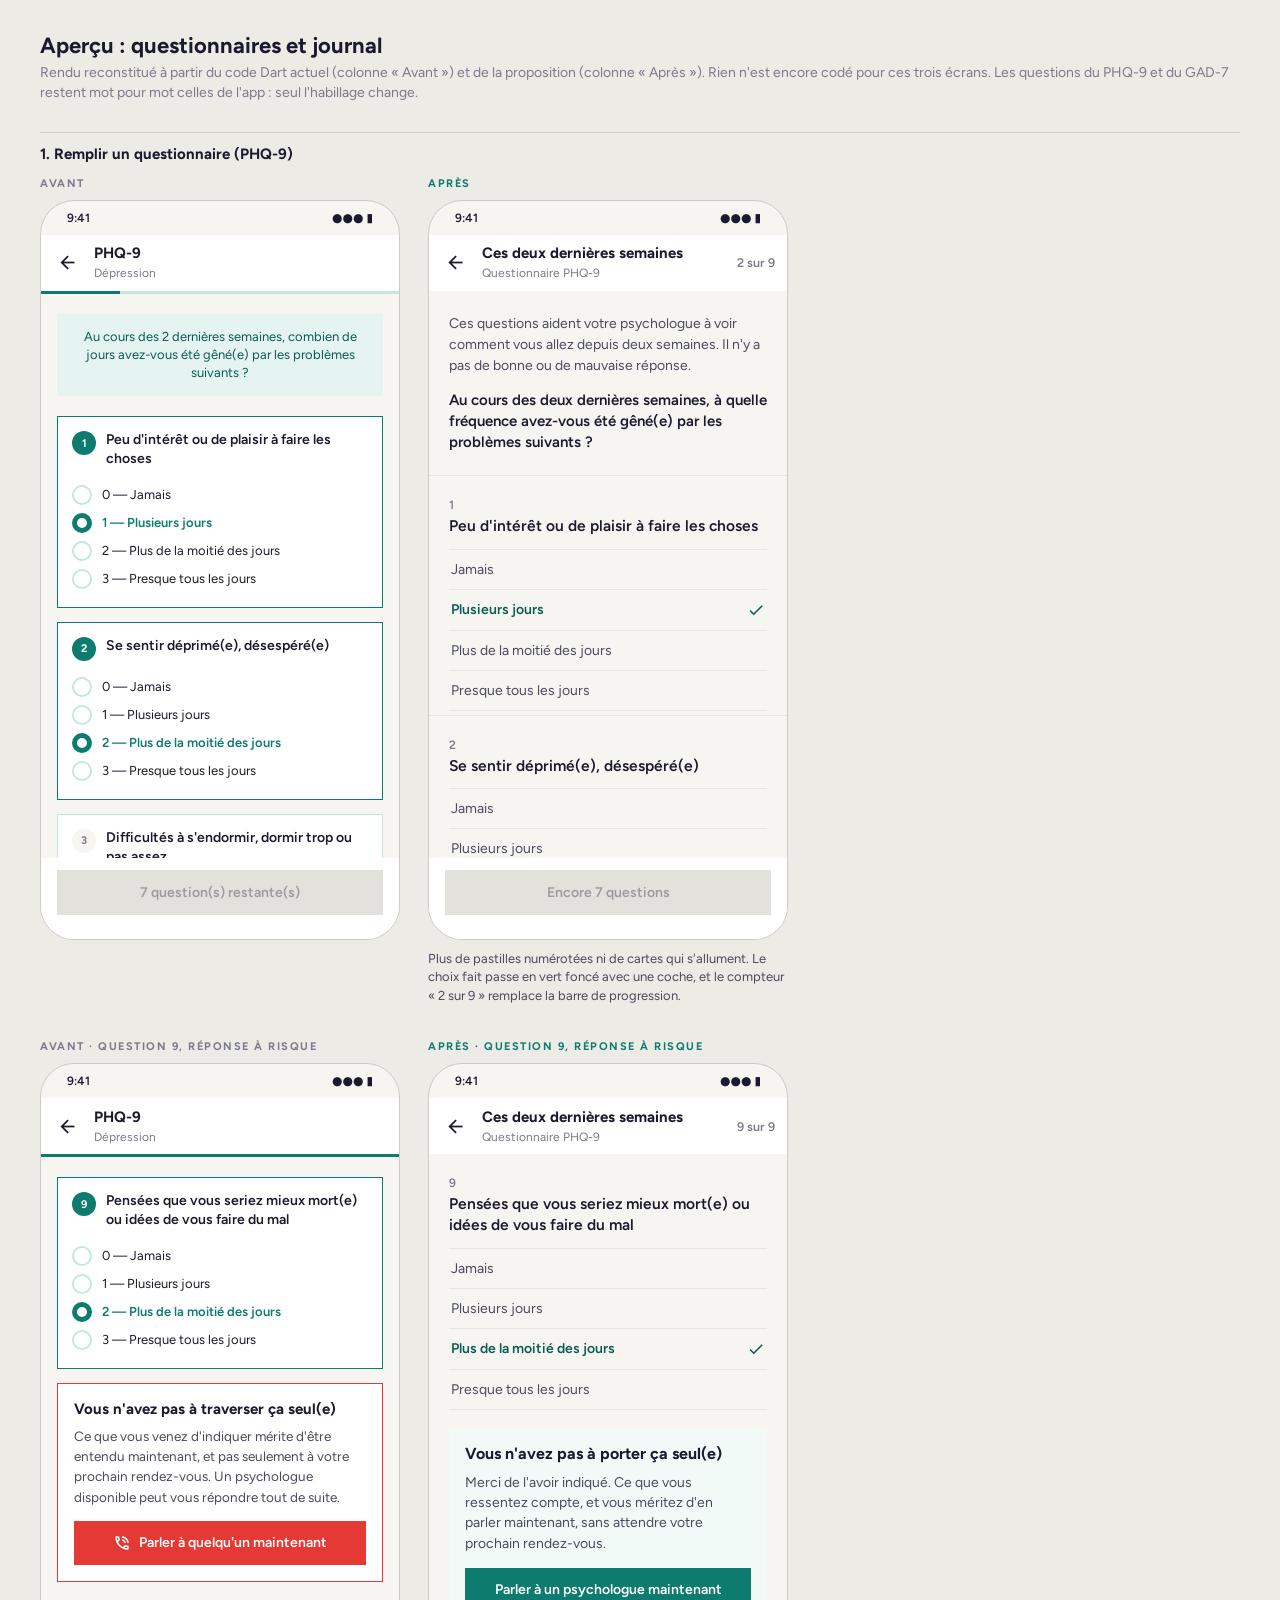
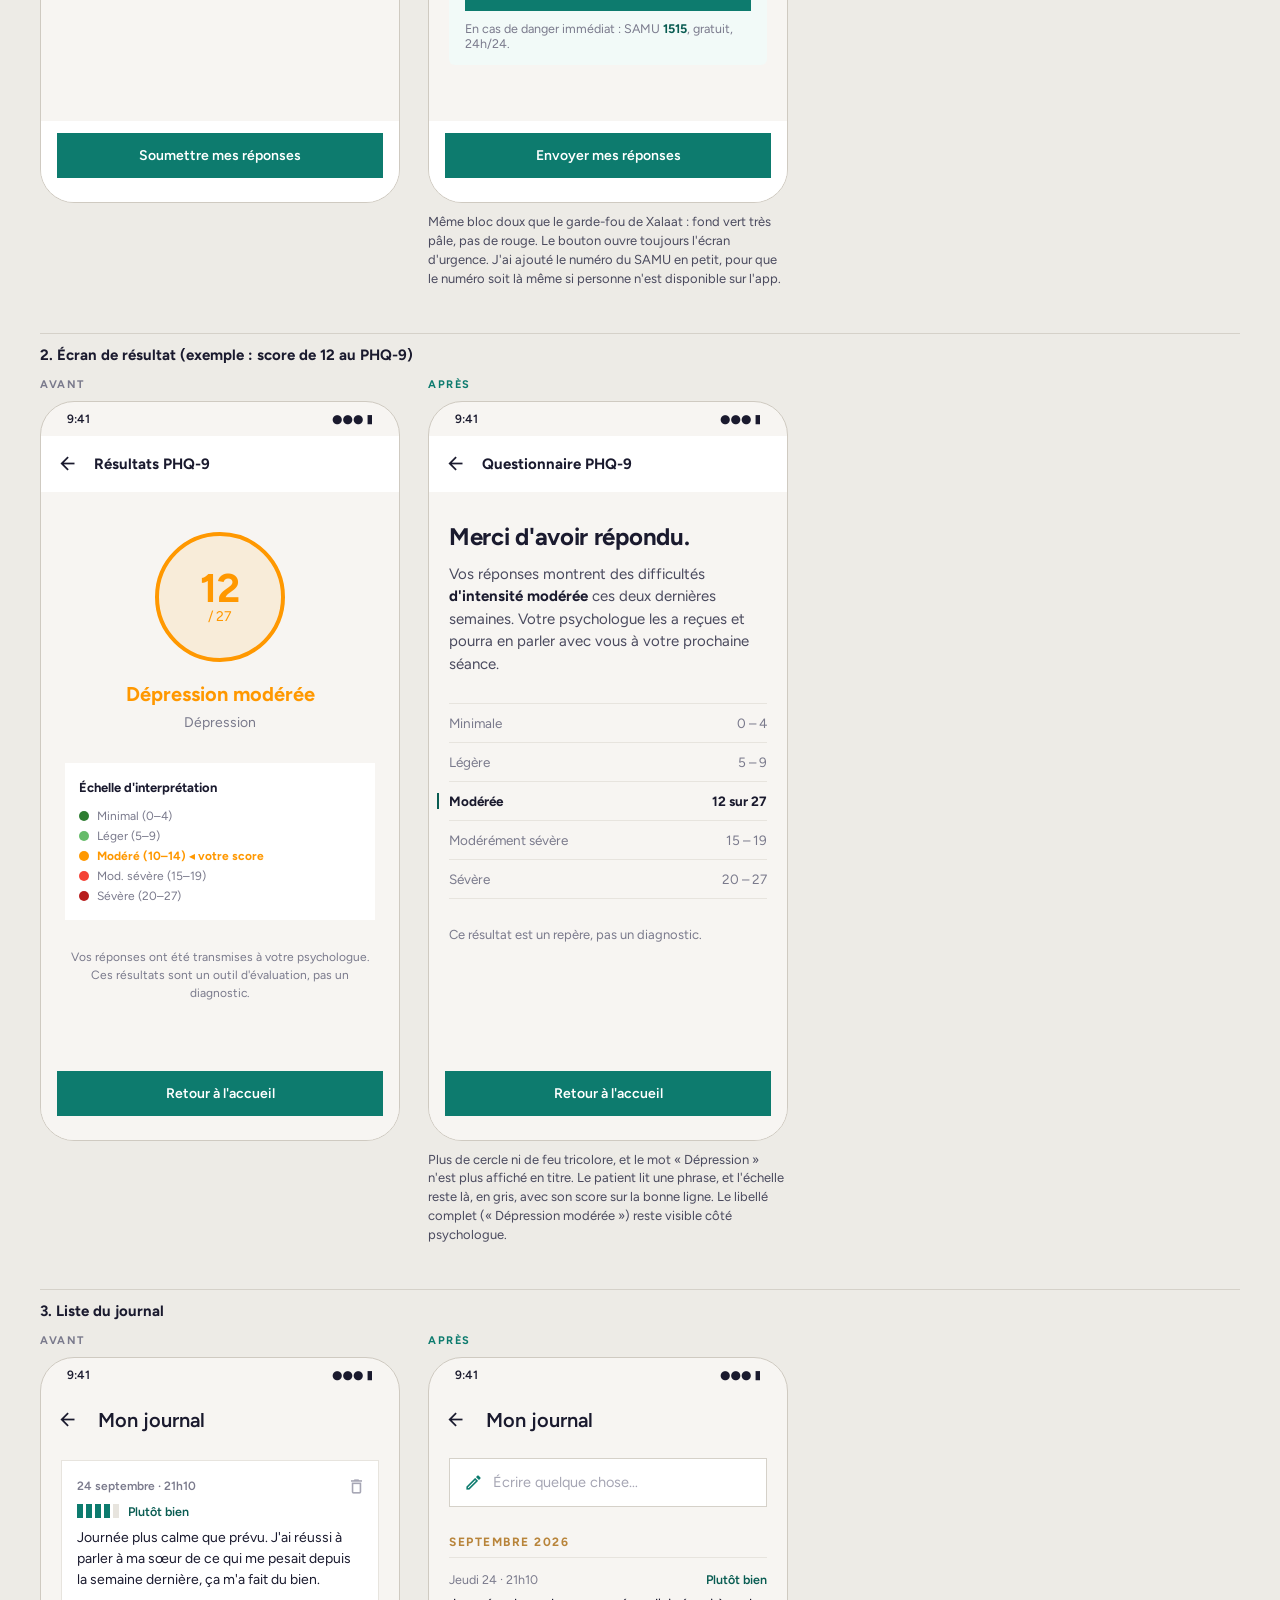
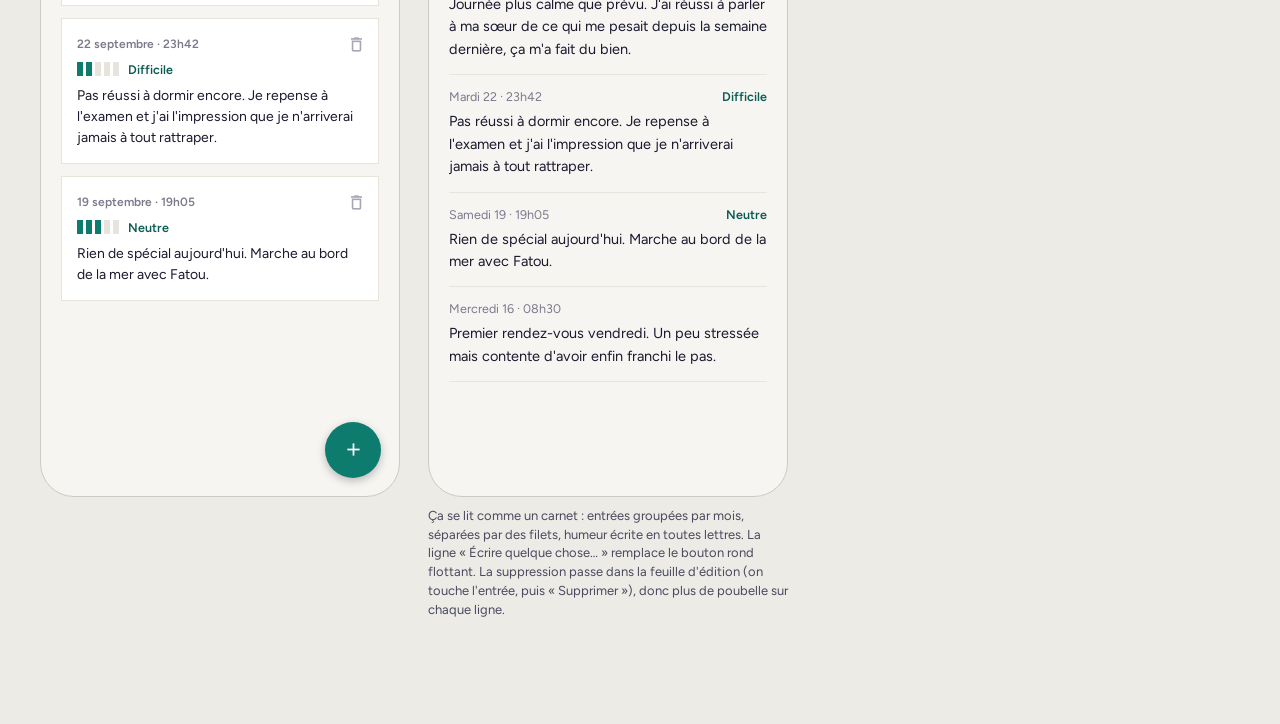
<file: docs/apercu-questionnaires-journal.html>
<!doctype html>
<html lang="fr">
<head>
<meta charset="utf-8">
<meta name="viewport" content="width=device-width, initial-scale=1">
<title>Aperçu questionnaires et journal</title>
<style>
@font-face{font-family:'MI';src:url([data-uri]) format('woff2')}
@font-face{font-family:Figtree;font-weight:400;src:url([data-uri]) format('woff2')}
@font-face{font-family:Figtree;font-weight:500;src:url([data-uri]) format('woff2')}
@font-face{font-family:Figtree;font-weight:600;src:url([data-uri]) format('woff2')}
@font-face{font-family:Figtree;font-weight:700;src:url([data-uri]) format('woff2')}

:root{
  --teal:#0D7B6E;--tealDark:#095C52;--tealLight:#E6F4F1;--tealMid:#C2E8E2;--tealSoft:#F2FAF8;
  --gold:#D4A853;--goldDark:#B8843A;--goldLight:#FBF3E2;
  --bg:#F7F5F2;--outer:#EDEBE6;--white:#fff;--border:#E7E4DE;--borderStrong:#D5D1C9;
  --text:#1A1A2E;--text2:#4A4A5E;--muted:#7A7A8C;--faint:#A6A6B4;
  --emergency:#E53935;--danger:#D64545;
}
*{box-sizing:border-box;margin:0;padding:0}
body{font-family:Figtree,system-ui,sans-serif;background:var(--outer);color:var(--text);padding:32px 16px 60px}
.ms{font-family:'MI';font-weight:normal;font-size:21px;line-height:1;display:inline-block;font-style:normal;font-feature-settings:'liga'}
h1{font-size:22px;font-weight:700;max-width:1200px;margin:0 auto 4px}
.lead{color:var(--muted);font-size:14px;max-width:1200px;margin:0 auto 28px;line-height:1.45}
section{max-width:1200px;margin:0 auto 44px}
section h2{font-size:15px;font-weight:700;margin-bottom:14px;border-top:1px solid var(--borderStrong);padding-top:12px}
.row{display:flex;gap:28px;flex-wrap:wrap;align-items:flex-start}
.col{display:flex;flex-direction:column;gap:10px}
.tag{font-size:11px;font-weight:700;letter-spacing:1.5px;text-transform:uppercase;color:var(--muted)}
.tag.new{color:var(--teal)}
.note{font-size:13px;color:var(--text2);max-width:360px;line-height:1.45}
.phone{width:360px;max-width:calc(100vw - 32px);height:740px;background:var(--bg);border:1px solid #cfcac1;border-radius:34px;overflow:hidden;display:flex;flex-direction:column}
.status{height:34px;flex:none;display:flex;justify-content:space-between;align-items:center;padding:0 26px;font-size:12px;font-weight:600}
.appbar{height:56px;flex:none;background:var(--white);display:flex;align-items:center;gap:8px;padding:0 12px 0 8px}
.appbar.paper{background:var(--bg)}
.appbar .back{padding:0 8px}
.appbar .tt{flex:1}
.appbar b{font-size:15px;display:block}
.appbar small{font-size:12px;color:var(--muted)}
.appbar .cnt{font-size:12.5px;color:var(--muted);font-weight:600}
.appbar h4{font-size:20px;font-weight:600;flex:1;padding-left:4px}
.scroll{flex:1;overflow:hidden;position:relative}
.bottom{flex:none;background:var(--white);padding:12px 16px 24px}
.btn{background:var(--teal);color:#fff;text-align:center;padding:14px;font-size:14px;font-weight:600;border-radius:0}
.btn.off{background:#E3E1DC;color:#9d9aa5}
/* ---- avant : questionnaire ---- */
.pbar{height:3px;background:var(--tealMid);flex:none}.pbar i{display:block;height:3px;background:var(--teal)}
.o-intro{background:var(--tealLight);color:var(--tealDark);font-size:13px;line-height:1.4;text-align:center;padding:14px;margin:20px 16px}
.o-q{background:#fff;border:1px solid var(--tealMid);padding:14px;margin:0 16px 14px}
.o-q.ans{border:1.5px solid var(--teal)}
.o-q .h{display:flex;gap:10px}
.o-q .num{width:24px;height:24px;border-radius:50%;background:var(--bg);color:var(--muted);font-size:11px;font-weight:700;display:flex;align-items:center;justify-content:center;flex:none}
.o-q.ans .num{background:var(--teal);color:#fff}
.o-q .h b{font-size:14px;font-weight:600;line-height:1.35}
.o-q .opts{margin-top:12px}
.o-q .op{display:flex;align-items:center;gap:10px;padding:4px 0;font-size:13px}
.o-q .rd{width:20px;height:20px;border-radius:50%;border:2px solid var(--tealMid);background:#fff;flex:none}
.o-q .op.sel{color:var(--teal);font-weight:600}.o-q .op.sel .rd{border:5px solid var(--teal)}
.o-sup{background:#fff;border:1.4px solid var(--emergency);padding:16px;margin:0 16px 14px}
.o-sup b{font-size:15px;display:block}
.o-sup p{font-size:13.5px;line-height:1.5;color:var(--text2);margin-top:8px}
.o-sup .rb{margin-top:14px;background:var(--emergency);color:#fff;display:flex;gap:8px;justify-content:center;align-items:center;padding:13px;font-size:14px;font-weight:600}
.o-sup .rb .ms{font-size:18px}
/* ---- après : questionnaire ---- */
.n-intro{padding:22px 20px 6px}
.n-intro p{font-size:14px;color:var(--text2);line-height:1.5}
.n-intro p.lead2{font-size:15px;font-weight:600;color:var(--text);margin-top:14px;line-height:1.4}
.n-q{padding:22px 20px 4px;border-top:1px solid var(--border);margin-top:16px}
.n-q + .n-q{margin-top:0}
.n-q .k{font-size:12px;color:var(--muted);font-weight:600}
.n-q .qq{font-size:15.5px;font-weight:600;line-height:1.35;margin-top:4px}
.n-opts{margin-top:12px;border-top:1px solid var(--border)}
.n-op{display:flex;align-items:center;padding:11px 2px;border-bottom:1px solid var(--border);font-size:14px;color:var(--text2)}
.n-op span{flex:1}
.n-op.sel{color:var(--tealDark);font-weight:600}
.n-op .ms{font-size:18px;color:var(--tealDark)}
.n-sup{background:var(--tealSoft);border-radius:6px;padding:16px 16px 14px;margin:14px 20px 4px}
.n-sup h3{font-size:16px;font-weight:700;line-height:1.3}
.n-sup p{font-size:14px;color:var(--text2);line-height:1.45;margin-top:8px}
.n-sup .gb{margin-top:14px;background:var(--teal);color:#fff;text-align:center;padding:13px;font-size:14px;font-weight:600}
.n-sup .small{font-size:12.5px;color:var(--muted);margin-top:10px}
.n-sup .small b{color:var(--tealDark)}
/* ---- avant : résultat ---- */
.o-res{padding:40px 24px 0;display:flex;flex-direction:column;align-items:center}
.o-circle{width:130px;height:130px;border-radius:50%;border:4px solid #FF9800;background:rgba(255,152,0,.1);display:flex;flex-direction:column;align-items:center;justify-content:center;color:#FF9800}
.o-circle b{font-size:40px;font-weight:900;line-height:1}.o-circle small{font-size:14px}
.o-sev{font-size:20px;font-weight:700;color:#FF9800;margin-top:20px}
.o-sub{font-size:14px;color:var(--muted);margin-top:8px}
.o-scale{background:#fff;padding:14px;width:100%;margin-top:32px}
.o-scale b{font-size:13px}
.o-band{display:flex;align-items:center;gap:8px;font-size:12px;color:var(--muted);padding:3px 0}
.o-band i{width:10px;height:10px;border-radius:50%;display:block}
.o-band.act{font-weight:700;color:#FF9800}
.o-foot{font-size:12px;color:var(--muted);text-align:center;line-height:1.5;margin-top:28px}
/* ---- après : résultat ---- */
.n-res{padding:30px 20px 0}
.n-res h3{font-size:24px;font-weight:700;letter-spacing:-.3px}
.n-res p{font-size:15px;color:var(--text2);line-height:1.5;margin-top:12px}
.n-res p strong{color:var(--text)}
.n-sc{margin-top:28px;border-top:1px solid var(--border)}
.n-sc .r{display:flex;justify-content:space-between;align-items:center;padding:11px 0;border-bottom:1px solid var(--border);font-size:13.5px;color:var(--muted)}
.n-sc .r.act{color:var(--text);font-weight:700}
.n-sc .r.act span:first-child{border-left:2px solid var(--tealDark);padding-left:10px;margin-left:-12px}
.n-sc .cap{font-size:12px;color:var(--muted);margin:10px 0 0}
.n-res .foot{font-size:13px;color:var(--muted);margin-top:26px;line-height:1.5}
/* ---- journal avant ---- */
.o-card{background:#fff;border:1px solid var(--border);margin:0 20px 12px;padding:12px 8px 15px 15px}
.o-card .d{display:flex;justify-content:space-between;align-items:center;font-size:12px;color:var(--muted);font-weight:600}
.o-card .d .ms{font-size:19px;color:var(--faint);padding:4px}
.o-card .m{display:flex;align-items:center;gap:9px;font-size:12.5px;font-weight:600;color:var(--tealDark);margin:4px 0 8px}
.gauge{display:flex;gap:3px}.gauge i{width:6px;height:14px;background:var(--border);display:block}.gauge i.f{background:var(--teal)}
.o-card p{font-size:14px;line-height:1.5;padding-right:7px;display:-webkit-box;-webkit-line-clamp:4;-webkit-box-orient:vertical;overflow:hidden}
.fab{position:absolute;right:18px;bottom:18px;width:56px;height:56px;border-radius:50%;background:var(--teal);color:#fff;display:flex;align-items:center;justify-content:center;box-shadow:0 3px 8px rgba(0,0,0,.25)}
/* ---- journal après ---- */
.n-write{margin:10px 20px 6px;background:#fff;border:1px solid var(--borderStrong);padding:14px 14px;font-size:14.5px;color:var(--faint);display:flex;align-items:center;gap:10px}
.n-write .ms{font-size:19px;color:var(--teal)}
.n-month{font-size:12px;font-weight:700;color:var(--goldDark);letter-spacing:1.5px;padding:22px 20px 8px}
.n-entry{margin:0 20px;padding:14px 0;border-top:1px solid var(--border)}
.n-entry .d{display:flex;justify-content:space-between;font-size:12.5px;color:var(--muted)}
.n-entry .d em{font-style:normal;color:var(--tealDark);font-weight:600}
.n-entry p{font-size:14.5px;line-height:1.55;margin-top:6px;display:-webkit-box;-webkit-line-clamp:3;-webkit-box-orient:vertical;overflow:hidden}
</style>
</head>
<body>
<h1>Aperçu : questionnaires et journal</h1>
<p class="lead">Rendu reconstitué à partir du code Dart actuel (colonne « Avant ») et de la proposition (colonne « Après »). Rien n'est encore codé pour ces trois écrans. Les questions du PHQ-9 et du GAD-7 restent mot pour mot celles de l'app : seul l'habillage change.</p>

<section>
<h2>1. Remplir un questionnaire (PHQ-9)</h2>
<div class="row">
 <div class="col"><span class="tag">Avant</span>
  <div class="phone">
   <div class="status"><span>9:41</span><span>●●● ▮</span></div>
   <div class="appbar"><span class="ms back">arrow_back</span><div class="tt"><b>PHQ-9</b><small>Dépression</small></div></div>
   <div class="pbar"><i style="width:22%"></i></div>
   <div class="scroll">
    <div class="o-intro">Au cours des 2 dernières semaines, combien de jours avez-vous été gêné(e) par les problèmes suivants ?</div>
    <div class="o-q ans"><div class="h"><span class="num">1</span><b>Peu d'intérêt ou de plaisir à faire les choses</b></div>
     <div class="opts"><div class="op"><span class="rd"></span>0 — Jamais</div><div class="op sel"><span class="rd"></span>1 — Plusieurs jours</div><div class="op"><span class="rd"></span>2 — Plus de la moitié des jours</div><div class="op"><span class="rd"></span>3 — Presque tous les jours</div></div></div>
    <div class="o-q ans"><div class="h"><span class="num">2</span><b>Se sentir déprimé(e), désespéré(e)</b></div>
     <div class="opts"><div class="op"><span class="rd"></span>0 — Jamais</div><div class="op"><span class="rd"></span>1 — Plusieurs jours</div><div class="op sel"><span class="rd"></span>2 — Plus de la moitié des jours</div><div class="op"><span class="rd"></span>3 — Presque tous les jours</div></div></div>
    <div class="o-q"><div class="h"><span class="num">3</span><b>Difficultés à s'endormir, dormir trop ou pas assez</b></div>
     <div class="opts"><div class="op"><span class="rd"></span>0 — Jamais</div><div class="op"><span class="rd"></span>1 — Plusieurs jours</div></div></div>
   </div>
   <div class="bottom"><div class="btn off">7 question(s) restante(s)</div></div>
  </div>
 </div>
 <div class="col"><span class="tag new">Après</span>
  <div class="phone">
   <div class="status"><span>9:41</span><span>●●● ▮</span></div>
   <div class="appbar"><span class="ms back">arrow_back</span><div class="tt"><b>Ces deux dernières semaines</b><small>Questionnaire PHQ-9</small></div><span class="cnt">2 sur 9</span></div>
   <div class="scroll">
    <div class="n-intro">
     <p>Ces questions aident votre psychologue à voir comment vous allez depuis deux semaines. Il n'y a pas de bonne ou de mauvaise réponse.</p>
     <p class="lead2">Au cours des deux dernières semaines, à quelle fréquence avez-vous été gêné(e) par les problèmes suivants ?</p>
    </div>
    <div class="n-q"><div class="k">1</div><div class="qq">Peu d'intérêt ou de plaisir à faire les choses</div>
     <div class="n-opts"><div class="n-op"><span>Jamais</span></div><div class="n-op sel"><span>Plusieurs jours</span><i class="ms">check</i></div><div class="n-op"><span>Plus de la moitié des jours</span></div><div class="n-op"><span>Presque tous les jours</span></div></div></div>
    <div class="n-q"><div class="k">2</div><div class="qq">Se sentir déprimé(e), désespéré(e)</div>
     <div class="n-opts"><div class="n-op"><span>Jamais</span></div><div class="n-op"><span>Plusieurs jours</span></div><div class="n-op sel"><span>Plus de la moitié des jours</span><i class="ms">check</i></div><div class="n-op"><span>Presque tous les jours</span></div></div></div>
   </div>
   <div class="bottom"><div class="btn off">Encore 7 questions</div></div>
  </div>
  <p class="note">Plus de pastilles numérotées ni de cartes qui s'allument. Le choix fait passe en vert foncé avec une coche, et le compteur « 2 sur 9 » remplace la barre de progression.</p>
 </div>
</div>
<div class="row" style="margin-top:34px">
 <div class="col"><span class="tag">Avant · question 9, réponse à risque</span>
  <div class="phone">
   <div class="status"><span>9:41</span><span>●●● ▮</span></div>
   <div class="appbar"><span class="ms back">arrow_back</span><div class="tt"><b>PHQ-9</b><small>Dépression</small></div></div>
   <div class="pbar"><i style="width:100%"></i></div>
   <div class="scroll" style="padding-top:20px">
    <div class="o-q ans"><div class="h"><span class="num">9</span><b>Pensées que vous seriez mieux mort(e) ou idées de vous faire du mal</b></div>
     <div class="opts"><div class="op"><span class="rd"></span>0 — Jamais</div><div class="op"><span class="rd"></span>1 — Plusieurs jours</div><div class="op sel"><span class="rd"></span>2 — Plus de la moitié des jours</div><div class="op"><span class="rd"></span>3 — Presque tous les jours</div></div></div>
    <div class="o-sup"><b>Vous n'avez pas à traverser ça seul(e)</b>
     <p>Ce que vous venez d'indiquer mérite d'être entendu maintenant, et pas seulement à votre prochain rendez-vous. Un psychologue disponible peut vous répondre tout de suite.</p>
     <div class="rb"><span class="ms">phone_in_talk</span>Parler à quelqu'un maintenant</div></div>
   </div>
   <div class="bottom"><div class="btn">Soumettre mes réponses</div></div>
  </div>
 </div>
 <div class="col"><span class="tag new">Après · question 9, réponse à risque</span>
  <div class="phone">
   <div class="status"><span>9:41</span><span>●●● ▮</span></div>
   <div class="appbar"><span class="ms back">arrow_back</span><div class="tt"><b>Ces deux dernières semaines</b><small>Questionnaire PHQ-9</small></div><span class="cnt">9 sur 9</span></div>
   <div class="scroll">
    <div class="n-q" style="margin-top:0;border-top:0"><div class="k">9</div><div class="qq">Pensées que vous seriez mieux mort(e) ou idées de vous faire du mal</div>
     <div class="n-opts"><div class="n-op"><span>Jamais</span></div><div class="n-op"><span>Plusieurs jours</span></div><div class="n-op sel"><span>Plus de la moitié des jours</span><i class="ms">check</i></div><div class="n-op"><span>Presque tous les jours</span></div></div></div>
    <div class="n-sup">
     <h3>Vous n'avez pas à porter ça seul(e)</h3>
     <p>Merci de l'avoir indiqué. Ce que vous ressentez compte, et vous méritez d'en parler maintenant, sans attendre votre prochain rendez-vous.</p>
     <div class="gb">Parler à un psychologue maintenant</div>
     <div class="small">En cas de danger immédiat : SAMU <b>1515</b>, gratuit, 24h/24.</div>
    </div>
   </div>
   <div class="bottom"><div class="btn">Envoyer mes réponses</div></div>
  </div>
  <p class="note">Même bloc doux que le garde-fou de Xalaat : fond vert très pâle, pas de rouge. Le bouton ouvre toujours l'écran d'urgence. J'ai ajouté le numéro du SAMU en petit, pour que le numéro soit là même si personne n'est disponible sur l'app.</p>
 </div>
</div>
</section>

<section>
<h2>2. Écran de résultat (exemple : score de 12 au PHQ-9)</h2>
<div class="row">
 <div class="col"><span class="tag">Avant</span>
  <div class="phone">
   <div class="status"><span>9:41</span><span>●●● ▮</span></div>
   <div class="appbar"><span class="ms back">arrow_back</span><div class="tt"><b>Résultats PHQ-9</b></div></div>
   <div class="scroll">
    <div class="o-res">
     <div class="o-circle"><b>12</b><small>/ 27</small></div>
     <div class="o-sev">Dépression modérée</div>
     <div class="o-sub">Dépression</div>
     <div class="o-scale"><b>Échelle d'interprétation</b>
      <div class="o-band" style="margin-top:10px"><i style="background:#2E7D32"></i>Minimal  (0–4)</div>
      <div class="o-band"><i style="background:#66BB6A"></i>Léger  (5–9)</div>
      <div class="o-band act"><i style="background:#FF9800"></i>Modéré  (10–14) ◂ votre score</div>
      <div class="o-band"><i style="background:#F44336"></i>Mod. sévère  (15–19)</div>
      <div class="o-band"><i style="background:#B71C1C"></i>Sévère  (20–27)</div>
     </div>
     <div class="o-foot">Vos réponses ont été transmises à votre psychologue. Ces résultats sont un outil d'évaluation, pas un diagnostic.</div>
    </div>
   </div>
   <div class="bottom" style="background:var(--bg)"><div class="btn">Retour à l'accueil</div></div>
  </div>
 </div>
 <div class="col"><span class="tag new">Après</span>
  <div class="phone">
   <div class="status"><span>9:41</span><span>●●● ▮</span></div>
   <div class="appbar"><span class="ms back">arrow_back</span><div class="tt"><b>Questionnaire PHQ-9</b></div></div>
   <div class="scroll">
    <div class="n-res">
     <h3>Merci d'avoir répondu.</h3>
     <p>Vos réponses montrent des difficultés <strong>d'intensité modérée</strong> ces deux dernières semaines. Votre psychologue les a reçues et pourra en parler avec vous à votre prochaine séance.</p>
     <div class="n-sc">
      <div class="r"><span>Minimale</span><span>0 – 4</span></div>
      <div class="r"><span>Légère</span><span>5 – 9</span></div>
      <div class="r act"><span>Modérée</span><span>12 sur 27</span></div>
      <div class="r"><span>Modérément sévère</span><span>15 – 19</span></div>
      <div class="r"><span>Sévère</span><span>20 – 27</span></div>
     </div>
     <p class="foot">Ce résultat est un repère, pas un diagnostic.</p>
    </div>
   </div>
   <div class="bottom" style="background:var(--bg)"><div class="btn">Retour à l'accueil</div></div>
  </div>
  <p class="note">Plus de cercle ni de feu tricolore, et le mot « Dépression » n'est plus affiché en titre. Le patient lit une phrase, et l'échelle reste là, en gris, avec son score sur la bonne ligne. Le libellé complet (« Dépression modérée ») reste visible côté psychologue.</p>
 </div>
</div>
</section>

<section>
<h2>3. Liste du journal</h2>
<div class="row">
 <div class="col"><span class="tag">Avant</span>
  <div class="phone">
   <div class="status"><span>9:41</span><span>●●● ▮</span></div>
   <div class="appbar paper"><span class="ms back">arrow_back</span><h4>Mon journal</h4></div>
   <div class="scroll" style="padding-top:12px">
    <div class="o-card"><div class="d"><span>24 septembre · 21h10</span><span class="ms">delete_outline</span></div>
     <div class="m"><span class="gauge"><i class="f"></i><i class="f"></i><i class="f"></i><i class="f"></i><i></i></span>Plutôt bien</div>
     <p>Journée plus calme que prévu. J'ai réussi à parler à ma sœur de ce qui me pesait depuis la semaine dernière, ça m'a fait du bien.</p></div>
    <div class="o-card"><div class="d"><span>22 septembre · 23h42</span><span class="ms">delete_outline</span></div>
     <div class="m"><span class="gauge"><i class="f"></i><i class="f"></i><i></i><i></i><i></i></span>Difficile</div>
     <p>Pas réussi à dormir encore. Je repense à l'examen et j'ai l'impression que je n'arriverai jamais à tout rattraper.</p></div>
    <div class="o-card"><div class="d"><span>19 septembre · 19h05</span><span class="ms">delete_outline</span></div>
     <div class="m"><span class="gauge"><i class="f"></i><i class="f"></i><i class="f"></i><i></i><i></i></span>Neutre</div>
     <p>Rien de spécial aujourd'hui. Marche au bord de la mer avec Fatou.</p></div>
    <div class="fab"><span class="ms">add</span></div>
   </div>
  </div>
 </div>
 <div class="col"><span class="tag new">Après</span>
  <div class="phone">
   <div class="status"><span>9:41</span><span>●●● ▮</span></div>
   <div class="appbar paper"><span class="ms back">arrow_back</span><h4>Mon journal</h4></div>
   <div class="scroll">
    <div class="n-write"><span class="ms">edit</span>Écrire quelque chose…</div>
    <div class="n-month">SEPTEMBRE 2026</div>
    <div class="n-entry"><div class="d"><span>Jeudi 24 · 21h10</span><em>Plutôt bien</em></div>
     <p>Journée plus calme que prévu. J'ai réussi à parler à ma sœur de ce qui me pesait depuis la semaine dernière, ça m'a fait du bien.</p></div>
    <div class="n-entry"><div class="d"><span>Mardi 22 · 23h42</span><em>Difficile</em></div>
     <p>Pas réussi à dormir encore. Je repense à l'examen et j'ai l'impression que je n'arriverai jamais à tout rattraper.</p></div>
    <div class="n-entry"><div class="d"><span>Samedi 19 · 19h05</span><em>Neutre</em></div>
     <p>Rien de spécial aujourd'hui. Marche au bord de la mer avec Fatou.</p></div>
    <div class="n-entry" style="border-bottom:1px solid var(--border)"><div class="d"><span>Mercredi 16 · 08h30</span><span></span></div>
     <p>Premier rendez-vous vendredi. Un peu stressée mais contente d'avoir enfin franchi le pas.</p></div>
   </div>
  </div>
  <p class="note">Ça se lit comme un carnet : entrées groupées par mois, séparées par des filets, humeur écrite en toutes lettres. La ligne « Écrire quelque chose… » remplace le bouton rond flottant. La suppression passe dans la feuille d'édition (on touche l'entrée, puis « Supprimer »), donc plus de poubelle sur chaque ligne.</p>
 </div>
</div>
</section>
</body>
</html>
</file>
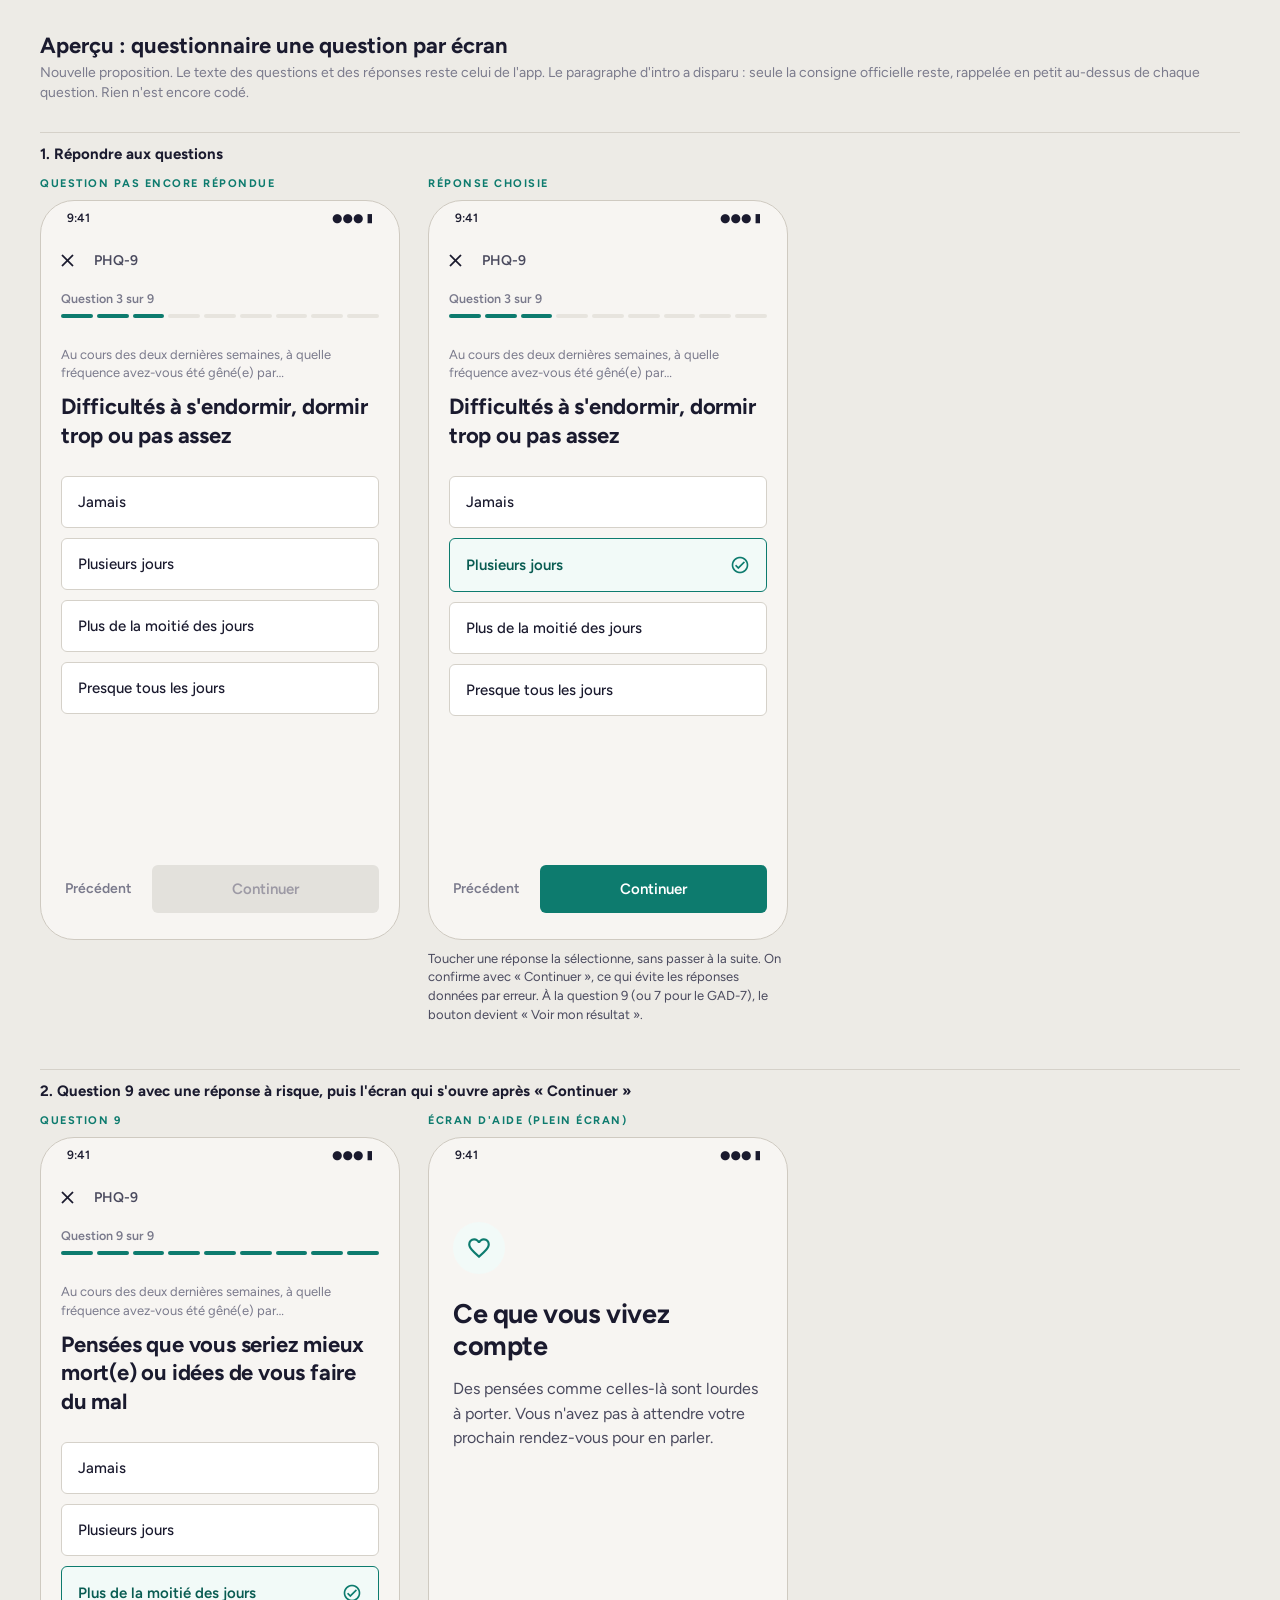
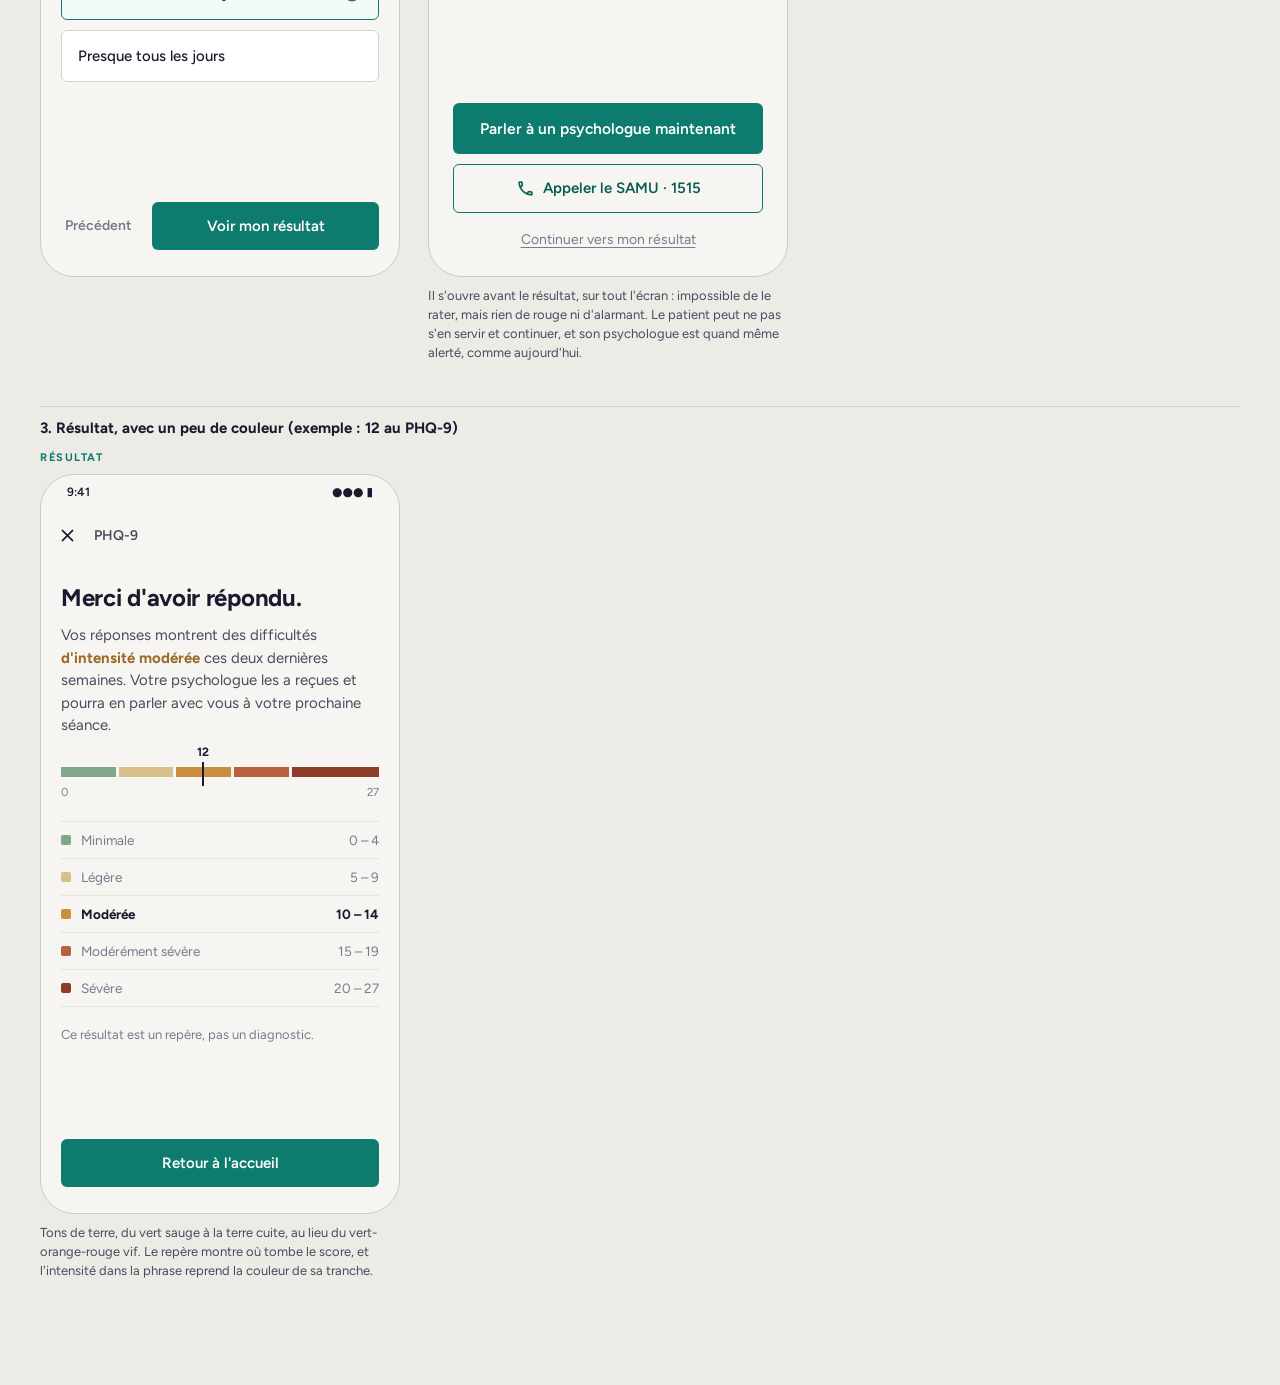
<file: docs/apercu-questionnaires-v2.html>
<!doctype html>
<html lang="fr">
<head>
<meta charset="utf-8">
<meta name="viewport" content="width=device-width, initial-scale=1">
<title>Aperçu questionnaires v2</title>
<style>
@font-face{font-family:'MI';src:url([data-uri]) format('woff2')}
@font-face{font-family:Figtree;font-weight:400;src:url([data-uri]) format('woff2')}
@font-face{font-family:Figtree;font-weight:500;src:url([data-uri]) format('woff2')}
@font-face{font-family:Figtree;font-weight:600;src:url([data-uri]) format('woff2')}
@font-face{font-family:Figtree;font-weight:700;src:url([data-uri]) format('woff2')}

:root{
  --teal:#0D7B6E;--tealDark:#095C52;--tealLight:#E6F4F1;--tealMid:#C2E8E2;--tealSoft:#F2FAF8;
  --goldDark:#B8843A;
  --bg:#F7F5F2;--outer:#EDEBE6;--white:#fff;--border:#E7E4DE;--borderStrong:#D5D1C9;
  --text:#1A1A2E;--text2:#4A4A5E;--muted:#7A7A8C;--faint:#A6A6B4;
  --b1:#7FA88B;--b2:#D8C08A;--b3:#C98F3E;--b4:#B8613F;--b5:#8E3B2A;
}
*{box-sizing:border-box;margin:0;padding:0}
body{font-family:Figtree,system-ui,sans-serif;background:var(--outer);color:var(--text);padding:32px 16px 60px}
.ms{font-family:'MI';font-weight:normal;font-size:21px;line-height:1;display:inline-block;font-style:normal;font-feature-settings:'liga'}
h1{font-size:22px;font-weight:700;max-width:1200px;margin:0 auto 4px}
.lead{color:var(--muted);font-size:14px;max-width:1200px;margin:0 auto 28px;line-height:1.45}
section{max-width:1200px;margin:0 auto 44px}
section h2{font-size:15px;font-weight:700;margin-bottom:14px;border-top:1px solid var(--borderStrong);padding-top:12px}
.row{display:flex;gap:28px;flex-wrap:wrap;align-items:flex-start}
.col{display:flex;flex-direction:column;gap:10px}
.tag{font-size:11px;font-weight:700;letter-spacing:1.5px;text-transform:uppercase;color:var(--teal)}
.note{font-size:13px;color:var(--text2);max-width:360px;line-height:1.45}
.phone{width:360px;max-width:calc(100vw - 32px);height:740px;background:var(--bg);border:1px solid #cfcac1;border-radius:34px;overflow:hidden;display:flex;flex-direction:column}
.status{height:34px;flex:none;display:flex;justify-content:space-between;align-items:center;padding:0 26px;font-size:12px;font-weight:600}
.appbar{height:52px;flex:none;display:flex;align-items:center;gap:8px;padding:0 16px 0 8px}
.appbar .back{padding:0 8px}
.appbar .tt{flex:1;font-size:14px;font-weight:600;color:var(--text2)}
.appbar .x{font-size:13px;color:var(--muted)}
.prog{padding:4px 20px 0;flex:none}
.prog .lbl{font-size:12.5px;color:var(--muted);font-weight:600;margin-bottom:8px}
.segs{display:flex;gap:4px}.segs i{flex:1;height:4px;background:var(--border);display:block;border-radius:2px}.segs i.f{background:var(--teal)}
.body{flex:1;padding:28px 20px 0;overflow:hidden}
.cons{font-size:13px;color:var(--muted);line-height:1.45}
.q{font-size:22px;font-weight:700;line-height:1.3;letter-spacing:-.2px;margin-top:10px}
.opts{margin-top:26px;display:flex;flex-direction:column;gap:10px}
.op{background:var(--white);border:1px solid var(--borderStrong);border-radius:6px;padding:16px;font-size:15px;font-weight:500;display:flex;align-items:center;justify-content:space-between}
.op.sel{background:var(--tealSoft);border:1.5px solid var(--teal);color:var(--tealDark);font-weight:600}
.op .ms{font-size:20px;color:var(--teal)}
.foot{flex:none;padding:12px 20px 26px;display:flex;align-items:center;gap:16px}
.foot .prev{font-size:14px;color:var(--muted);font-weight:600;padding:14px 4px}
.foot .btn{flex:1;background:var(--teal);color:#fff;text-align:center;padding:15px;font-size:15px;font-weight:600;border-radius:6px}
.foot .btn.off{background:#E3E1DC;color:#9d9aa5}
/* interstitiel q9 */
.care{flex:1;display:flex;flex-direction:column;padding:10px 24px 0}
.care .ic{width:52px;height:52px;border-radius:50%;background:var(--tealSoft);display:flex;align-items:center;justify-content:center;margin-top:40px}
.care .ic .ms{font-size:26px;color:var(--teal)}
.care h3{font-size:27px;font-weight:700;line-height:1.2;letter-spacing:-.4px;margin-top:24px}
.care p{font-size:16px;color:var(--text2);line-height:1.55;margin-top:14px}
.care .sp{flex:1}
.care .big{background:var(--teal);color:#fff;text-align:center;padding:16px;font-size:15.5px;font-weight:600;border-radius:6px}
.care .call{margin-top:10px;border:1.5px solid var(--teal);color:var(--tealDark);text-align:center;padding:14px;font-size:15px;font-weight:600;border-radius:6px;display:flex;justify-content:center;gap:8px;align-items:center}
.care .call .ms{font-size:19px}
.care .cont{text-align:center;font-size:14px;color:var(--muted);padding:18px 0 28px;text-decoration:underline;text-underline-offset:3px}
/* résultat */
.res{padding:22px 20px 0;flex:1;overflow:hidden}
.res h3{font-size:24px;font-weight:700;letter-spacing:-.3px}
.res p{font-size:15px;color:var(--text2);line-height:1.5;margin-top:12px}
.res p strong{color:#9A6A2A}
.bar{margin-top:30px;position:relative}
.bar .track{display:flex;gap:3px;height:10px}
.bar .track i{display:block;height:10px}
.bar .mk{position:absolute;top:-22px;transform:translateX(-50%);font-size:12px;font-weight:700;color:var(--text);text-align:center}
.bar .mk:after{content:'';display:block;width:2px;height:24px;background:var(--text);margin:3px auto 0}
.bar .ends{display:flex;justify-content:space-between;font-size:11.5px;color:var(--muted);margin-top:8px}
.sc{margin-top:22px;border-top:1px solid var(--border)}
.sc .r{display:flex;align-items:center;gap:10px;padding:10px 0;border-bottom:1px solid var(--border);font-size:13.5px;color:var(--muted)}
.sc .r i{width:10px;height:10px;display:block;border-radius:2px;flex:none}
.sc .r span{flex:1}
.sc .r.act{color:var(--text);font-weight:700}
.res .ft{font-size:13px;color:var(--muted);margin-top:18px;line-height:1.5}
</style>
</head>
<body>
<h1>Aperçu : questionnaire une question par écran</h1>
<p class="lead">Nouvelle proposition. Le texte des questions et des réponses reste celui de l'app. Le paragraphe d'intro a disparu : seule la consigne officielle reste, rappelée en petit au-dessus de chaque question. Rien n'est encore codé.</p>

<section>
<h2>1. Répondre aux questions</h2>
<div class="row">
 <div class="col"><span class="tag">Question pas encore répondue</span>
  <div class="phone">
   <div class="status"><span>9:41</span><span>●●● ▮</span></div>
   <div class="appbar"><span class="ms back">close</span><div class="tt">PHQ-9</div></div>
   <div class="prog"><div class="lbl">Question 3 sur 9</div><div class="segs"><i class="f"></i><i class="f"></i><i class="f"></i><i></i><i></i><i></i><i></i><i></i><i></i></div></div>
   <div class="body">
    <div class="cons">Au cours des deux dernières semaines, à quelle fréquence avez-vous été gêné(e) par…</div>
    <div class="q">Difficultés à s'endormir, dormir trop ou pas assez</div>
    <div class="opts"><div class="op">Jamais</div><div class="op">Plusieurs jours</div><div class="op">Plus de la moitié des jours</div><div class="op">Presque tous les jours</div></div>
   </div>
   <div class="foot"><span class="prev">Précédent</span><div class="btn off">Continuer</div></div>
  </div>
 </div>
 <div class="col"><span class="tag">Réponse choisie</span>
  <div class="phone">
   <div class="status"><span>9:41</span><span>●●● ▮</span></div>
   <div class="appbar"><span class="ms back">close</span><div class="tt">PHQ-9</div></div>
   <div class="prog"><div class="lbl">Question 3 sur 9</div><div class="segs"><i class="f"></i><i class="f"></i><i class="f"></i><i></i><i></i><i></i><i></i><i></i><i></i></div></div>
   <div class="body">
    <div class="cons">Au cours des deux dernières semaines, à quelle fréquence avez-vous été gêné(e) par…</div>
    <div class="q">Difficultés à s'endormir, dormir trop ou pas assez</div>
    <div class="opts"><div class="op">Jamais</div><div class="op sel">Plusieurs jours<i class="ms">check_circle</i></div><div class="op">Plus de la moitié des jours</div><div class="op">Presque tous les jours</div></div>
   </div>
   <div class="foot"><span class="prev">Précédent</span><div class="btn">Continuer</div></div>
  </div>
  <p class="note">Toucher une réponse la sélectionne, sans passer à la suite. On confirme avec « Continuer », ce qui évite les réponses données par erreur. À la question 9 (ou 7 pour le GAD-7), le bouton devient « Voir mon résultat ».</p>
 </div>
</div>
</section>

<section>
<h2>2. Question 9 avec une réponse à risque, puis l'écran qui s'ouvre après « Continuer »</h2>
<div class="row">
 <div class="col"><span class="tag">Question 9</span>
  <div class="phone">
   <div class="status"><span>9:41</span><span>●●● ▮</span></div>
   <div class="appbar"><span class="ms back">close</span><div class="tt">PHQ-9</div></div>
   <div class="prog"><div class="lbl">Question 9 sur 9</div><div class="segs"><i class="f"></i><i class="f"></i><i class="f"></i><i class="f"></i><i class="f"></i><i class="f"></i><i class="f"></i><i class="f"></i><i class="f"></i></div></div>
   <div class="body">
    <div class="cons">Au cours des deux dernières semaines, à quelle fréquence avez-vous été gêné(e) par…</div>
    <div class="q">Pensées que vous seriez mieux mort(e) ou idées de vous faire du mal</div>
    <div class="opts"><div class="op">Jamais</div><div class="op">Plusieurs jours</div><div class="op sel">Plus de la moitié des jours<i class="ms">check_circle</i></div><div class="op">Presque tous les jours</div></div>
   </div>
   <div class="foot"><span class="prev">Précédent</span><div class="btn">Voir mon résultat</div></div>
  </div>
 </div>
 <div class="col"><span class="tag">Écran d'aide (plein écran)</span>
  <div class="phone">
   <div class="status"><span>9:41</span><span>●●● ▮</span></div>
   <div class="care">
    <div class="ic"><span class="ms">favorite_border</span></div>
    <h3>Ce que vous vivez compte</h3>
    <p>Des pensées comme celles-là sont lourdes à porter. Vous n'avez pas à attendre votre prochain rendez-vous pour en parler.</p>
    <div class="sp"></div>
    <div class="big">Parler à un psychologue maintenant</div>
    <div class="call"><span class="ms">call</span>Appeler le SAMU · 1515</div>
    <div class="cont">Continuer vers mon résultat</div>
   </div>
  </div>
  <p class="note">Il s'ouvre avant le résultat, sur tout l'écran : impossible de le rater, mais rien de rouge ni d'alarmant. Le patient peut ne pas s'en servir et continuer, et son psychologue est quand même alerté, comme aujourd'hui.</p>
 </div>
</div>
</section>

<section>
<h2>3. Résultat, avec un peu de couleur (exemple : 12 au PHQ-9)</h2>
<div class="row">
 <div class="col"><span class="tag">Résultat</span>
  <div class="phone">
   <div class="status"><span>9:41</span><span>●●● ▮</span></div>
   <div class="appbar"><span class="ms back">close</span><div class="tt">PHQ-9</div></div>
   <div class="res">
    <h3>Merci d'avoir répondu.</h3>
    <p>Vos réponses montrent des difficultés <strong>d'intensité modérée</strong> ces deux dernières semaines. Votre psychologue les a reçues et pourra en parler avec vous à votre prochaine séance.</p>
    <div class="bar">
     <div class="track"><i style="flex:5;background:var(--b1)"></i><i style="flex:5;background:var(--b2)"></i><i style="flex:5;background:var(--b3)"></i><i style="flex:5;background:var(--b4)"></i><i style="flex:8;background:var(--b5)"></i></div>
     <div class="mk" style="left:44.6%">12</div>
     <div class="ends"><span>0</span><span>27</span></div>
    </div>
    <div class="sc">
     <div class="r"><i style="background:var(--b1)"></i><span>Minimale</span>0 – 4</div>
     <div class="r"><i style="background:var(--b2)"></i><span>Légère</span>5 – 9</div>
     <div class="r act"><i style="background:var(--b3)"></i><span>Modérée</span>10 – 14</div>
     <div class="r"><i style="background:var(--b4)"></i><span>Modérément sévère</span>15 – 19</div>
     <div class="r"><i style="background:var(--b5)"></i><span>Sévère</span>20 – 27</div>
    </div>
    <p class="ft">Ce résultat est un repère, pas un diagnostic.</p>
   </div>
   <div class="foot"><div class="btn">Retour à l'accueil</div></div>
  </div>
  <p class="note">Tons de terre, du vert sauge à la terre cuite, au lieu du vert-orange-rouge vif. Le repère montre où tombe le score, et l'intensité dans la phrase reprend la couleur de sa tranche.</p>
 </div>
</div>
</section>
</body>
</html>
</file>
<file: site/website/assets/css/site.css>
@font-face {
  font-family: 'Figtree';
  font-style: normal;
  font-weight: 400;
  font-display: swap;
  src: url('../fonts/figtree-latin-400-normal.woff2') format('woff2');
  unicode-range: U+0000-00FF, U+0131, U+0152-0153, U+02BB-02BC, U+02C6, U+02DA, U+02DC, U+0304, U+0308, U+0329, U+2000-206F, U+20AC, U+2122, U+2191, U+2193, U+2212, U+2215, U+FEFF, U+FFFD;
}

@font-face {
  font-family: 'Figtree';
  font-style: normal;
  font-weight: 400;
  font-display: swap;
  src: url('../fonts/figtree-latin-ext-400-normal.woff2') format('woff2');
  unicode-range: U+0100-02BA, U+02BD-02C5, U+02C7-02CC, U+02CE-02D7, U+02DD-02FF, U+0304, U+0308, U+0329, U+1D00-1DBF, U+1E00-1E9F, U+1EF2-1EFF, U+2020, U+20A0-20AB, U+20AD-20C0, U+2113, U+2C60-2C7F, U+A720-A7FF;
}

@font-face {
  font-family: 'Figtree';
  font-style: normal;
  font-weight: 500;
  font-display: swap;
  src: url('../fonts/figtree-latin-500-normal.woff2') format('woff2');
  unicode-range: U+0000-00FF, U+0131, U+0152-0153, U+02BB-02BC, U+02C6, U+02DA, U+02DC, U+0304, U+0308, U+0329, U+2000-206F, U+20AC, U+2122, U+2191, U+2193, U+2212, U+2215, U+FEFF, U+FFFD;
}

@font-face {
  font-family: 'Figtree';
  font-style: normal;
  font-weight: 500;
  font-display: swap;
  src: url('../fonts/figtree-latin-ext-500-normal.woff2') format('woff2');
  unicode-range: U+0100-02BA, U+02BD-02C5, U+02C7-02CC, U+02CE-02D7, U+02DD-02FF, U+0304, U+0308, U+0329, U+1D00-1DBF, U+1E00-1E9F, U+1EF2-1EFF, U+2020, U+20A0-20AB, U+20AD-20C0, U+2113, U+2C60-2C7F, U+A720-A7FF;
}

@font-face {
  font-family: 'Figtree';
  font-style: normal;
  font-weight: 600;
  font-display: swap;
  src: url('../fonts/figtree-latin-600-normal.woff2') format('woff2');
  unicode-range: U+0000-00FF, U+0131, U+0152-0153, U+02BB-02BC, U+02C6, U+02DA, U+02DC, U+0304, U+0308, U+0329, U+2000-206F, U+20AC, U+2122, U+2191, U+2193, U+2212, U+2215, U+FEFF, U+FFFD;
}

@font-face {
  font-family: 'Figtree';
  font-style: normal;
  font-weight: 600;
  font-display: swap;
  src: url('../fonts/figtree-latin-ext-600-normal.woff2') format('woff2');
  unicode-range: U+0100-02BA, U+02BD-02C5, U+02C7-02CC, U+02CE-02D7, U+02DD-02FF, U+0304, U+0308, U+0329, U+1D00-1DBF, U+1E00-1E9F, U+1EF2-1EFF, U+2020, U+20A0-20AB, U+20AD-20C0, U+2113, U+2C60-2C7F, U+A720-A7FF;
}

@font-face {
  font-family: 'Figtree';
  font-style: normal;
  font-weight: 700;
  font-display: swap;
  src: url('../fonts/figtree-latin-700-normal.woff2') format('woff2');
  unicode-range: U+0000-00FF, U+0131, U+0152-0153, U+02BB-02BC, U+02C6, U+02DA, U+02DC, U+0304, U+0308, U+0329, U+2000-206F, U+20AC, U+2122, U+2191, U+2193, U+2212, U+2215, U+FEFF, U+FFFD;
}

@font-face {
  font-family: 'Figtree';
  font-style: normal;
  font-weight: 700;
  font-display: swap;
  src: url('../fonts/figtree-latin-ext-700-normal.woff2') format('woff2');
  unicode-range: U+0100-02BA, U+02BD-02C5, U+02C7-02CC, U+02CE-02D7, U+02DD-02FF, U+0304, U+0308, U+0329, U+1D00-1DBF, U+1E00-1E9F, U+1EF2-1EFF, U+2020, U+20A0-20AB, U+20AD-20C0, U+2113, U+2C60-2C7F, U+A720-A7FF;
}

:root {
  --teal: #0D7B6E;
  --teal-dark: #095C52;
  --teal-deep: #06413A;
  --teal-light: #E6F4F1;
  --teal-mid: #C2E8E2;
  --teal-soft: #F2FAF8;

  --gold: #D4A853;
  --gold-dark: #B8843A;
  --gold-light: #FBF3E2;

  --bg: #F7F5F2;
  --white: #FFFFFF;
  --surface-alt: #F4F6F5;

  --rule: #E7E4DE;
  --rule-strong: #D5D1C9;

  --text: #1A1A2E;
  --text-2: #4A4A5E;
  --muted: #7A7A8C;
  --faint: #A6A6B4;

  --success: #1E9E6A;
  --success-bg: #E6F6EF;
  --warning: #C98A16;
  --warning-bg: #FDF3E0;
  --danger: #D64545;
  --danger-bg: #FDECEA;
  --emergency: #E53935;

  --r: 12px;
  --r-sm: 8px;

  --gutter: 24px;
  --maxw: 1120px;
}

* { box-sizing: border-box; }

html { scroll-behavior: smooth; }

body {
  margin: 0;
  background: var(--bg);
  color: var(--text);
  font-family: Figtree, -apple-system, BlinkMacSystemFont, "Segoe UI", Roboto, sans-serif;
  font-size: 17px;
  line-height: 1.58;
  -webkit-font-smoothing: antialiased;
}

h1, h2, h3, h4 {
  margin: 0;
  font-weight: 700;
  color: var(--text);
}

h1 { font-size: clamp(36px, 5.2vw, 60px); line-height: 1.04; letter-spacing: -.035em; }
h2 { font-size: clamp(26px, 3.3vw, 37px); line-height: 1.12; letter-spacing: -.025em; }
h3 { font-size: 20px; line-height: 1.24; letter-spacing: -.012em; }
h4 { font-size: 16px; line-height: 1.3; letter-spacing: -.008em; }

p { margin: 0; }

a { color: var(--teal); text-decoration: none; }
a:hover { color: var(--teal-dark); }

img, svg { max-width: 100%; }

.wrap {
  width: 100%;
  max-width: var(--maxw);
  margin: 0 auto;
  padding: 0 var(--gutter);
}

.eyebrow {
  font-size: 12px;
  font-weight: 700;
  letter-spacing: .14em;
  text-transform: uppercase;
  color: var(--teal);
  margin-bottom: 18px;
}

.lede { font-size: 19px; color: var(--text-2); }

.section { padding: 92px 0; }
.section--tight { padding: 60px 0; }
.section--alt { background: var(--white); }
.section--soft { background: var(--teal-soft); }
.section + .section--alt,
.section + .section--soft,
.section--alt + .section,
.section--soft + .section { border-top: 1px solid var(--rule); }

.section-head { max-width: 660px; margin-bottom: 52px; }
.section-head p { margin-top: 20px; }

.btn {
  display: inline-flex;
  align-items: center;
  justify-content: center;
  border: 1.4px solid transparent;
  border-radius: var(--r-sm);
  padding: 15px 26px;
  font-family: inherit;
  font-size: 15px;
  font-weight: 700;
  line-height: 1;
  cursor: pointer;
  transition: background .14s linear, color .14s linear, border-color .14s linear;
}

.btn--primary { background: var(--teal); color: var(--white); border-color: var(--teal); }
.btn--primary:hover { background: var(--teal-deep); border-color: var(--teal-deep); color: var(--white); }

.btn--ghost { background: var(--white); color: var(--teal); border-color: var(--teal-mid); }
.btn--ghost:hover { background: var(--teal-light); color: var(--teal-deep); border-color: var(--teal); }

.btn--gold { background: var(--gold); color: #33240A; border-color: var(--gold); }
.btn--gold:hover { background: var(--gold-dark); color: var(--white); border-color: var(--gold-dark); }

.btn--onteal { background: transparent; color: var(--white); border-color: rgba(255, 255, 255, .45); }
.btn--onteal:hover { background: var(--white); color: var(--teal-deep); border-color: var(--white); }

.btn--sm { padding: 11px 18px; font-size: 14px; }
.btn--block { width: 100%; }

.actions { display: flex; flex-wrap: wrap; gap: 12px; margin-top: 36px; }

.site-header {
  position: sticky;
  top: 0;
  z-index: 60;
  background: var(--teal-deep);
  border-bottom: 3px solid var(--gold);
}
.site-header.is-stuck { box-shadow: 0 10px 24px rgba(6, 65, 58, .14); }

.site-header .wrap {
  display: flex;
  align-items: center;
  gap: 28px;
  height: 78px;
}

.brand { display: flex; align-items: center; gap: 11px; color: var(--white); }
.brand img { width: 58px; height: 31px; display: block; }
.brand-name { font-size: 22px; font-weight: 700; letter-spacing: -.03em; color: var(--white); }
.brand-name em { font-style: normal; color: var(--gold); }

.site-nav { display: flex; gap: 26px; margin-left: auto; }
.site-nav a { color: rgba(255, 255, 255, .82); font-size: 15px; font-weight: 500; }
.site-nav a:hover { color: var(--gold); }

.nav-toggle {
  display: none;
  margin-left: auto;
  background: transparent;
  border: 1.4px solid rgba(255, 255, 255, .45);
  border-radius: var(--r-sm);
  padding: 9px 14px;
  cursor: pointer;
  font: inherit;
  font-size: 14px;
  font-weight: 600;
  color: var(--white);
}

.hero { padding: 72px 0 88px; }
.hero .wrap {
  display: grid;
  grid-template-columns: 1.06fr .94fr;
  gap: 64px;
  align-items: start;
}
.hero h1 .accent { color: var(--teal-dark); }
.hero .lede { margin-top: 26px; max-width: 29em; font-size: 20px; }
.hero-note {
  margin-top: 30px;
  padding-top: 18px;
  border-top: 1px solid var(--rule);
  font-size: 14.5px;
  color: var(--muted);
  max-width: 34em;
}

.kicker {
  display: inline-block;
  font-size: 12px;
  font-weight: 700;
  letter-spacing: .14em;
  text-transform: uppercase;
  color: var(--gold-dark);
  border-bottom: 2px solid var(--gold);
  padding-bottom: 6px;
  margin-bottom: 26px;
}

.shot {
  margin: 0;
  border: 1px solid var(--rule-strong);
  border-radius: var(--r);
  background: var(--white);
  padding: 8px;
  max-width: 342px;
}
.shot img { display: block; width: 100%; height: auto; border-radius: 6px; }
.shot-wrap { display: flex; flex-direction: column; align-items: center; }
.screen-cap { margin-top: 14px; font-size: 13px; color: var(--muted); text-align: center; max-width: 342px; }
.figures { display: grid; grid-template-columns: repeat(3, 1fr); }
.figure { padding: 4px 30px 8px; border-left: 1px solid var(--rule); }
.figure:first-child { border-left: 0; padding-left: 0; }
.figure:last-child { padding-right: 0; }
.figure b {
  display: block;
  font-size: 46px;
  font-weight: 700;
  line-height: 1;
  letter-spacing: -.045em;
  color: var(--teal-dark);
}
.figure p { margin-top: 14px; font-size: 15px; color: var(--text-2); }
.figures-source { margin-top: 20px; font-size: 13px; color: var(--muted); }
.figures-source a { color: var(--muted); text-decoration: underline; text-underline-offset: 3px; }

.features { display: grid; grid-template-columns: repeat(3, 1fr); border-top: 1px solid var(--rule); }
.feature { padding: 34px 30px 36px; border-left: 1px solid var(--rule); border-bottom: 1px solid var(--rule); }
.feature:nth-child(3n+1) { border-left: 0; padding-left: 0; }
.feature:nth-child(3n) { padding-right: 0; }
.feature svg { width: 22px; height: 22px; color: var(--teal); display: block; margin-bottom: 20px; }
.feature.is-gold svg { color: var(--gold-dark); }
.feature h3 { margin-bottom: 10px; }
.feature p { font-size: 15px; color: var(--text-2); }

.paths { display: grid; grid-template-columns: 1fr 1fr; gap: 1px; background: var(--rule); border: 1px solid var(--rule); border-radius: var(--r); overflow: hidden; }
.path { background: var(--white); padding: 40px 34px; }
.path--psy { background: var(--teal-deep); color: var(--white); }
.path--psy h3 { color: var(--white); }
.path--psy .eyebrow { color: var(--teal-mid); }
.path h3 { margin-bottom: 8px; }
.path ul { list-style: none; margin: 24px 0 0; padding: 0; }
.path li {
  padding: 13px 0 13px 26px;
  border-top: 1px solid var(--rule);
  position: relative;
  font-size: 15.5px;
  color: var(--text-2);
}
.path--psy li { border-top-color: rgba(255, 255, 255, .16); color: rgba(255, 255, 255, .86); }
.path li::before {
  content: "";
  position: absolute;
  left: 0; top: 21px;
  width: 12px;
  height: 1.5px;
  background: var(--teal);
}
.path--psy li::before { background: var(--gold); }

.split {
  display: grid;
  grid-template-columns: 1.05fr .95fr;
  gap: 56px;
  border: 1px solid var(--rule);
  border-radius: var(--r);
  background: var(--white);
  padding: 48px 44px;
}
.split p { margin-top: 20px; color: var(--text-2); }

.list-links { border-top: 1px solid var(--rule); }
.list-links a {
  display: flex;
  align-items: baseline;
  gap: 18px;
  padding: 18px 4px;
  border-bottom: 1px solid var(--rule);
  color: var(--text);
}
.list-links a:hover { background: var(--teal-soft); }
.list-links .n { font-size: 15px; font-weight: 700; color: var(--gold-dark); min-width: 24px; }
.list-links b { display: block; font-size: 16px; font-weight: 600; }
.list-links span { font-size: 13.5px; color: var(--muted); }
.list-links .arrow { margin-left: auto; color: var(--faint); }

.trust { display: grid; grid-template-columns: repeat(4, 1fr); gap: 28px; }
.trust div { border-top: 2px solid var(--teal); padding-top: 18px; }
.trust h4 { margin-bottom: 10px; }
.trust p { font-size: 14.5px; color: var(--text-2); }

.faq { max-width: 800px; border-top: 1px solid var(--rule); }
.faq details { border-bottom: 1px solid var(--rule); }
.faq summary {
  cursor: pointer;
  list-style: none;
  padding: 22px 44px 22px 0;
  font-size: 17.5px;
  font-weight: 600;
  position: relative;
}
.faq summary::-webkit-details-marker { display: none; }
.faq summary::after {
  content: "";
  position: absolute;
  right: 10px; top: 50%;
  width: 11px; height: 1.5px;
  background: var(--teal);
}
.faq summary::before {
  content: "";
  position: absolute;
  right: 15px; top: 50%;
  width: 1.5px; height: 11px;
  margin-top: -5px;
  background: var(--teal);
  transition: opacity .15s linear;
}
.faq details[open] summary::before { opacity: 0; }
.faq .answer { padding: 0 40px 24px 0; color: var(--text-2); font-size: 16px; }

.project-banner {
  border-bottom: 1px solid var(--rule);
}
.project-banner p {
  padding: 11px 0;
  font-size: 14px;
  color: var(--text-2);
}
.project-banner strong { color: var(--text); font-weight: 600; }

.emergency-band {
  border-top: 4px solid var(--emergency);
  padding: 26px 0 4px;
}
.emergency-band h3 { color: var(--text); }
.emergency-band p { margin-top: 10px; font-size: 15.5px; color: var(--text-2); max-width: 48em; }
.emergency-nums { display: flex; flex-wrap: wrap; gap: 10px; margin-top: 20px; }
.emergency-nums a {
  background: var(--white);
  border: 1px solid rgba(214, 69, 69, .3);
  border-radius: var(--r-sm);
  padding: 10px 16px;
  font-size: 14.5px;
  font-weight: 600;
  color: #8E2C2C;
}
.emergency-nums a:hover { background: var(--emergency); color: var(--white); border-color: var(--emergency); }

.site-footer {
  background: var(--teal-deep);
  color: rgba(255, 255, 255, .7);
  padding: 60px 0 32px;
  font-size: 15px;
}
.site-footer .brand-name { color: var(--white); }
.site-footer .brand-name em { color: var(--gold); }
.footer-grid { display: grid; grid-template-columns: 1.7fr 1fr 1fr 1fr; gap: 40px; }
.site-footer h5 {
  font-size: 11px;
  letter-spacing: .14em;
  text-transform: uppercase;
  color: rgba(255, 255, 255, .45);
  margin: 0 0 18px;
  font-weight: 700;
}
.site-footer ul { list-style: none; margin: 0; padding: 0; }
.site-footer li { padding: 7px 0; }
.site-footer a { color: rgba(255, 255, 255, .78); }
.site-footer a:hover { color: var(--gold); }
.site-footer .tagline { margin-top: 18px; max-width: 26em; font-size: 14.5px; }
.footer-bottom {
  margin-top: 46px;
  padding-top: 22px;
  border-top: 1px solid rgba(255, 255, 255, .14);
  display: flex;
  justify-content: space-between;
  gap: 20px;
  flex-wrap: wrap;
  font-size: 13.5px;
  color: rgba(255, 255, 255, .48);
}

.tests-hero { padding: 64px 0 0; }
.tests-hero h1 { max-width: 14em; }
.tests-hero p { margin-top: 22px; max-width: 40em; }

.privacy-note {
  margin-top: 30px;
  border-top: 1px solid var(--text);
  padding-top: 13px;
  font-size: 15px;
  color: var(--text-2);
  max-width: 44em;
}
.tests-hero .privacy-note p { margin-top: 0; max-width: none; font-size: 15px; }

.test-cards { background: var(--rule); display: grid; gap: 1px; grid-template-columns: repeat(3, 1fr); border: 1px solid var(--rule); border-radius: var(--r); overflow: hidden; }
.test-card { background: var(--white); padding: 32px 28px; display: flex; flex-direction: column; }
.test-card .code {
  font-size: 12px;
  font-weight: 700;
  letter-spacing: .12em;
  text-transform: uppercase;
  color: var(--gold-dark);
}
.test-card h3 { margin: 14px 0 12px; }
.test-card p { font-size: 15px; color: var(--text-2); flex: 1; }
.test-meta { margin: 24px 0; border-top: 1px solid var(--rule); }
.test-meta div {
  display: flex;
  justify-content: space-between;
  padding: 8px 0;
  border-bottom: 1px solid var(--rule);
  font-size: 13.5px;
  color: var(--muted);
}
.test-meta div b { font-weight: 600; color: var(--text); }

.notice {
  border-top: 1px solid var(--text);
  padding-top: 16px;
}
.notice h4 { font-size: 13px; letter-spacing: .06em; text-transform: uppercase; color: var(--text); margin-bottom: 8px; }
.notice p { font-size: 15px; color: var(--text-2); }

.runner { max-width: 700px; margin: 0 auto; }
.runner-top { display: flex; align-items: baseline; gap: 18px; margin-bottom: 12px; }
.runner-top .back {
  background: none;
  border: none;
  padding: 0;
  font: inherit;
  font-size: 15px;
  font-weight: 500;
  color: var(--muted);
  cursor: pointer;
}
.runner-top .back:hover { color: var(--teal); }
.runner-top .count { margin-left: auto; font-size: 13px; font-weight: 600; letter-spacing: .06em; text-transform: uppercase; color: var(--muted); }

.progress { height: 4px; border-radius: 2px; overflow: hidden; background: var(--rule); }
.progress i { display: block; height: 100%; background: var(--teal); transition: width .3s linear; }

.q-frame { margin-top: 44px; }
.q-context { font-size: 14px; color: var(--muted); margin-bottom: 16px; max-width: 42em; }
.q-text { font-size: clamp(24px, 3.2vw, 33px); font-weight: 700; line-height: 1.16; letter-spacing: -.028em; }

.choices { margin-top: 36px; border-top: 1px solid var(--rule-strong); }
.choice {
  display: flex;
  align-items: center;
  gap: 16px;
  width: 100%;
  text-align: left;
  background: transparent;
  border: none;
  border-bottom: 1px solid var(--rule);
  padding: 18px 8px;
  font: inherit;
  font-size: 16.5px;
  color: var(--text);
  cursor: pointer;
  transition: background .12s linear, padding-left .12s linear;
}
.choice:hover { background: var(--white); padding-left: 14px; }
.choice .mark {
  width: 18px; height: 18px;
  border: 1.5px solid var(--rule-strong);
  border-radius: 4px;
  flex: none;
  position: relative;
}
.choice:hover .mark { border-color: var(--teal); }
.choice.is-picked .mark { border-color: var(--teal); }
.choice.is-picked .mark::after {
  content: "";
  position: absolute;
  inset: 3px;
  border-radius: 2px;
  background: var(--teal);
}
.choice kbd {
  margin-left: auto;
  font-family: inherit;
  font-size: 12px;
  font-weight: 600;
  color: var(--faint);
}

.result { max-width: 740px; margin: 0 auto; }
.score-block { border: 1px solid var(--rule-strong); border-radius: var(--r); background: var(--white); padding: 36px 34px; }
.score-head { display: flex; align-items: baseline; gap: 14px; flex-wrap: wrap; }
.score-num { font-size: 62px; font-weight: 700; line-height: 1; letter-spacing: -.05em; }
.score-max { font-size: 19px; color: var(--muted); }
.score-band { margin-left: auto; border-radius: var(--r-sm); padding: 7px 14px; font-size: 14px; font-weight: 700; }
.gauge { margin-top: 28px; }
.gauge-track { height: 9px; border-radius: 5px; overflow: hidden; display: flex; background: var(--rule); }
.gauge-track i { height: 100%; }
.gauge-cursor { position: relative; height: 18px; }
.gauge-cursor b { position: absolute; top: 3px; transform: translateX(-50%); width: 2px; height: 12px; background: var(--text); }
.gauge-labels { display: flex; justify-content: space-between; font-size: 12px; font-weight: 600; color: var(--muted); }

.result h2 { font-size: 26px; margin: 40px 0 16px; }
.result p { color: var(--text-2); }
.result p + p { margin-top: 15px; }

.limits { margin-top: 32px; border-top: 1px solid var(--text); padding-top: 16px; }
.limits h4 { font-size: 13px; letter-spacing: .06em; text-transform: uppercase; color: var(--text); margin-bottom: 8px; }
.limits p { font-size: 15px; color: var(--text-2); }

.crisis { margin-top: 32px; border-top: 4px solid var(--emergency); padding-top: 22px; }
.crisis h4 { font-size: 19px; color: var(--text); margin-bottom: 10px; }
.crisis p { font-size: 15.5px; color: var(--text-2); }

.next-step { margin-top: 32px; background: var(--teal-deep); color: var(--white); border-radius: var(--r); padding: 36px 32px; }
.next-step h3 { color: var(--white); font-size: 24px; }
.next-step p { color: rgba(255, 255, 255, .8); margin-top: 12px; max-width: 34em; }
.next-step .row { display: flex; gap: 12px; flex-wrap: wrap; margin-top: 26px; }

.result-actions { display: flex; gap: 12px; flex-wrap: wrap; margin-top: 28px; }
.source-line { margin-top: 28px; font-size: 13px; color: var(--muted); }

.legal { max-width: 740px; margin: 0 auto; }
.legal .updated { margin-top: 18px; font-size: 14.5px; color: var(--muted); }
.legal h2 { font-size: 23px; margin: 46px 0 16px; padding-top: 26px; border-top: 1px solid var(--rule); }
.legal h3 { font-size: 17px; margin: 26px 0 10px; }
.legal p { color: var(--text-2); }
.legal p + p { margin-top: 14px; }
.legal ul { margin: 14px 0 0; padding-left: 20px; color: var(--text-2); }
.legal li { margin-bottom: 9px; }
.legal mark {
  background: transparent;
  color: inherit;
  padding: 0;
}

.is-hidden { display: none !important; }

@media (max-width: 960px) {
  .hero .wrap { grid-template-columns: 1fr; gap: 52px; }
  .figures, .features, .test-cards { grid-template-columns: 1fr 1fr; }
  .feature:nth-child(3n+1) { border-left: 1px solid var(--rule); padding-left: 30px; }
  .feature:nth-child(3n) { padding-right: 30px; }
  .feature:nth-child(2n+1) { border-left: 0; padding-left: 0; }
  .feature:nth-child(2n) { padding-right: 0; }
  .paths, .split { grid-template-columns: 1fr; }
  .split { padding: 36px 28px; gap: 34px; }
  .trust { grid-template-columns: 1fr 1fr; }
  .footer-grid { grid-template-columns: 1fr 1fr; gap: 32px; }
}

@media (max-width: 700px) {
  body { font-size: 16px; }
  .section { padding: 60px 0; }
  .site-nav {
    display: none;
    position: absolute;
    top: 78px; left: 0; right: 0;
    background: var(--teal-dark);
    border-bottom: 3px solid var(--gold);
    flex-direction: column;
    gap: 0;
    padding: 0 var(--gutter) 14px;
  }
  .site-nav.is-open { display: flex; }
  .site-nav a { padding: 14px 0; border-bottom: 1px solid rgba(255, 255, 255, .14); }
  .nav-toggle { display: block; }
  .site-header .wrap > .btn { display: none; }
  .figures, .features, .test-cards, .trust { grid-template-columns: 1fr; }
  .figure, .feature { border-left: 0; padding-left: 0; padding-right: 0; }
  .figure { padding-top: 22px; padding-bottom: 22px; border-top: 1px solid var(--rule); }
  .figure:first-child { border-top: 0; }
  .score-block { padding: 26px 22px; }
  .score-num { font-size: 50px; }
  .footer-grid { grid-template-columns: 1fr; }
  .hero { padding: 48px 0 64px; }
  .shot { max-width: 100%; }
  .screen-cap { max-width: 100%; }
}
</file>
